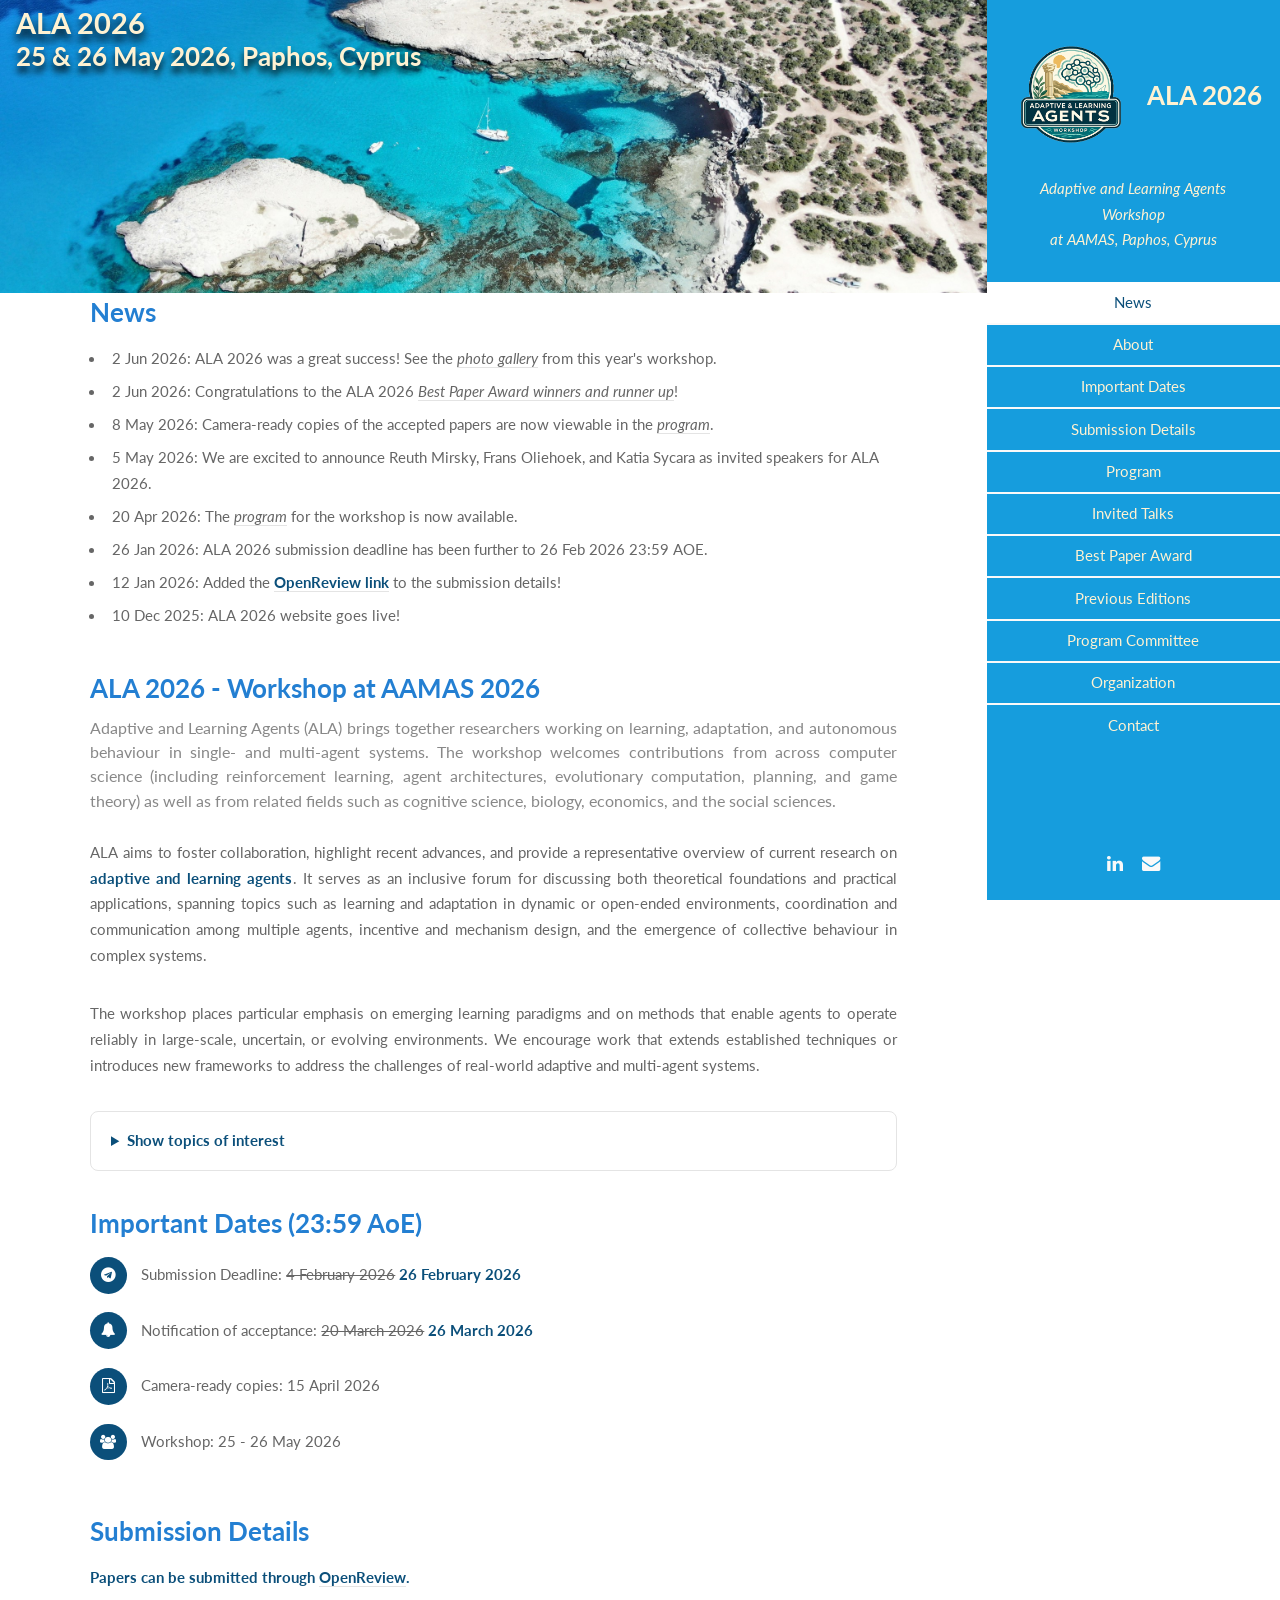
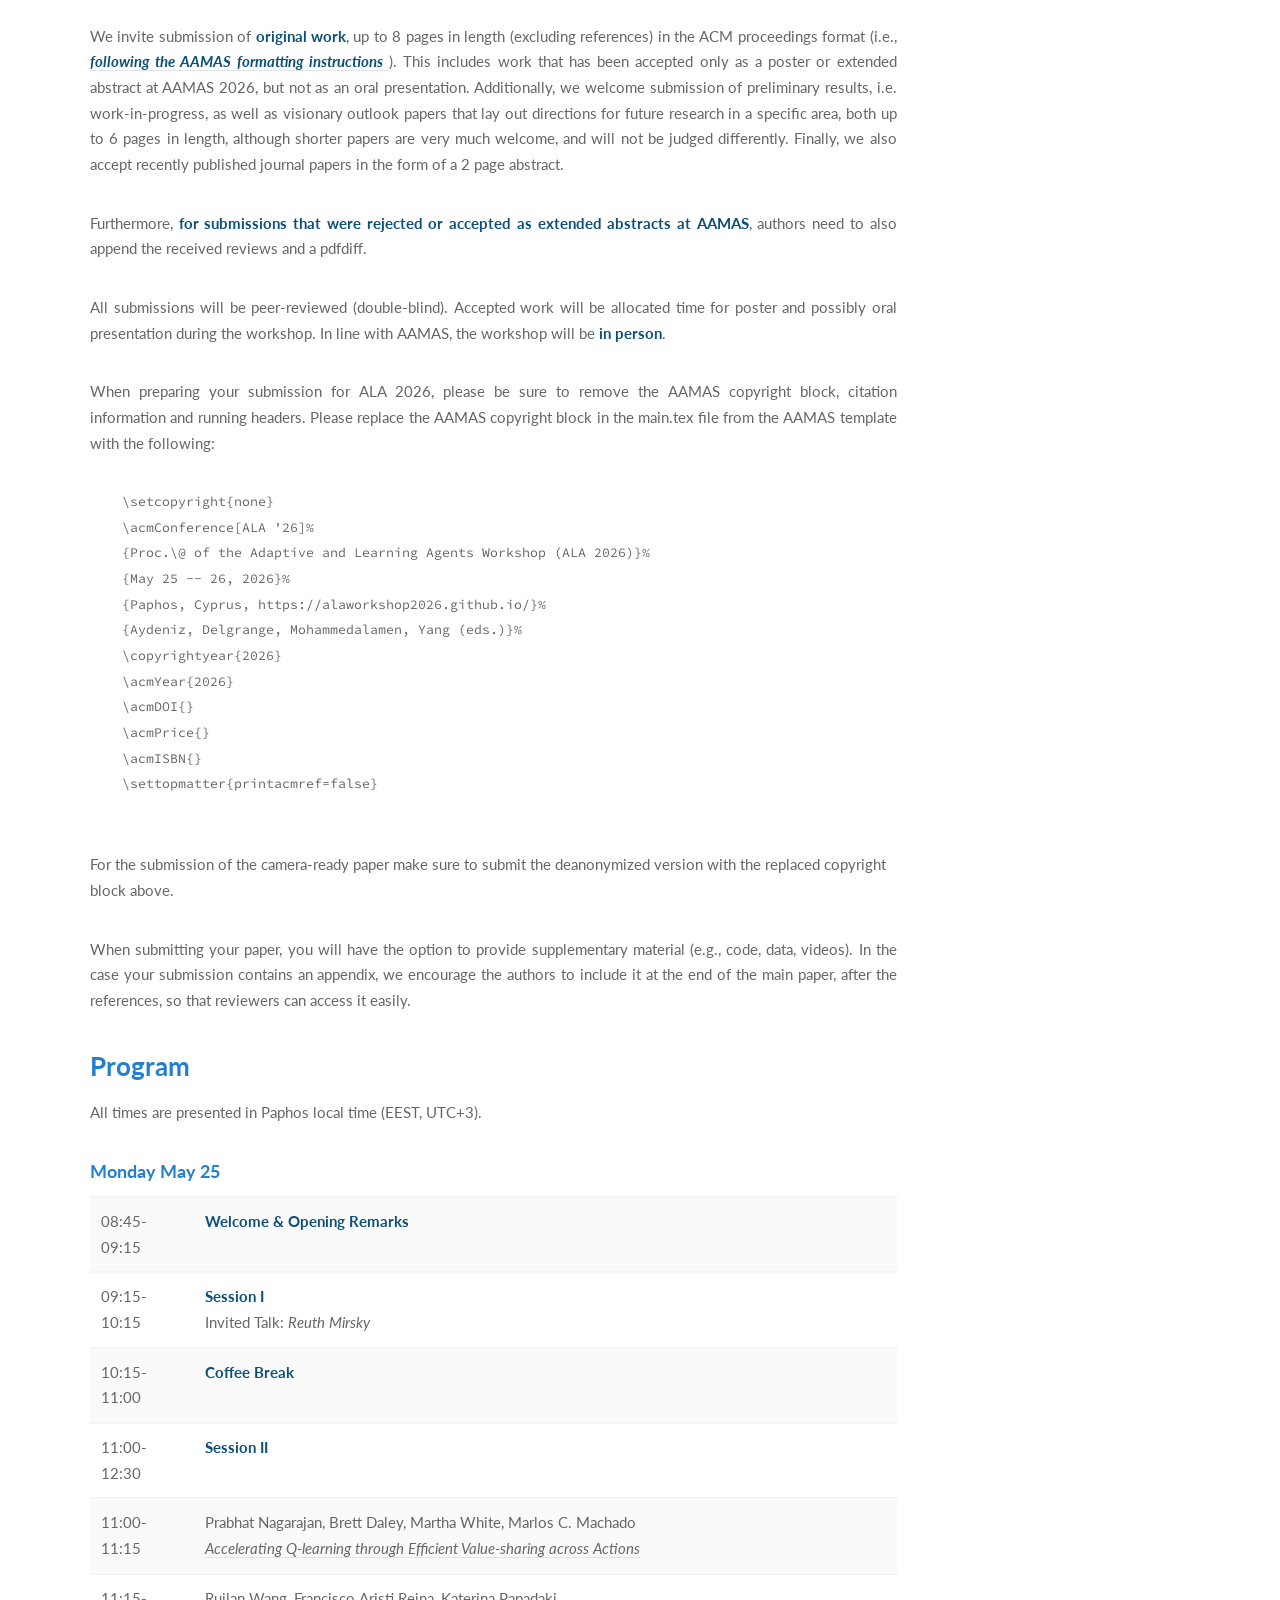
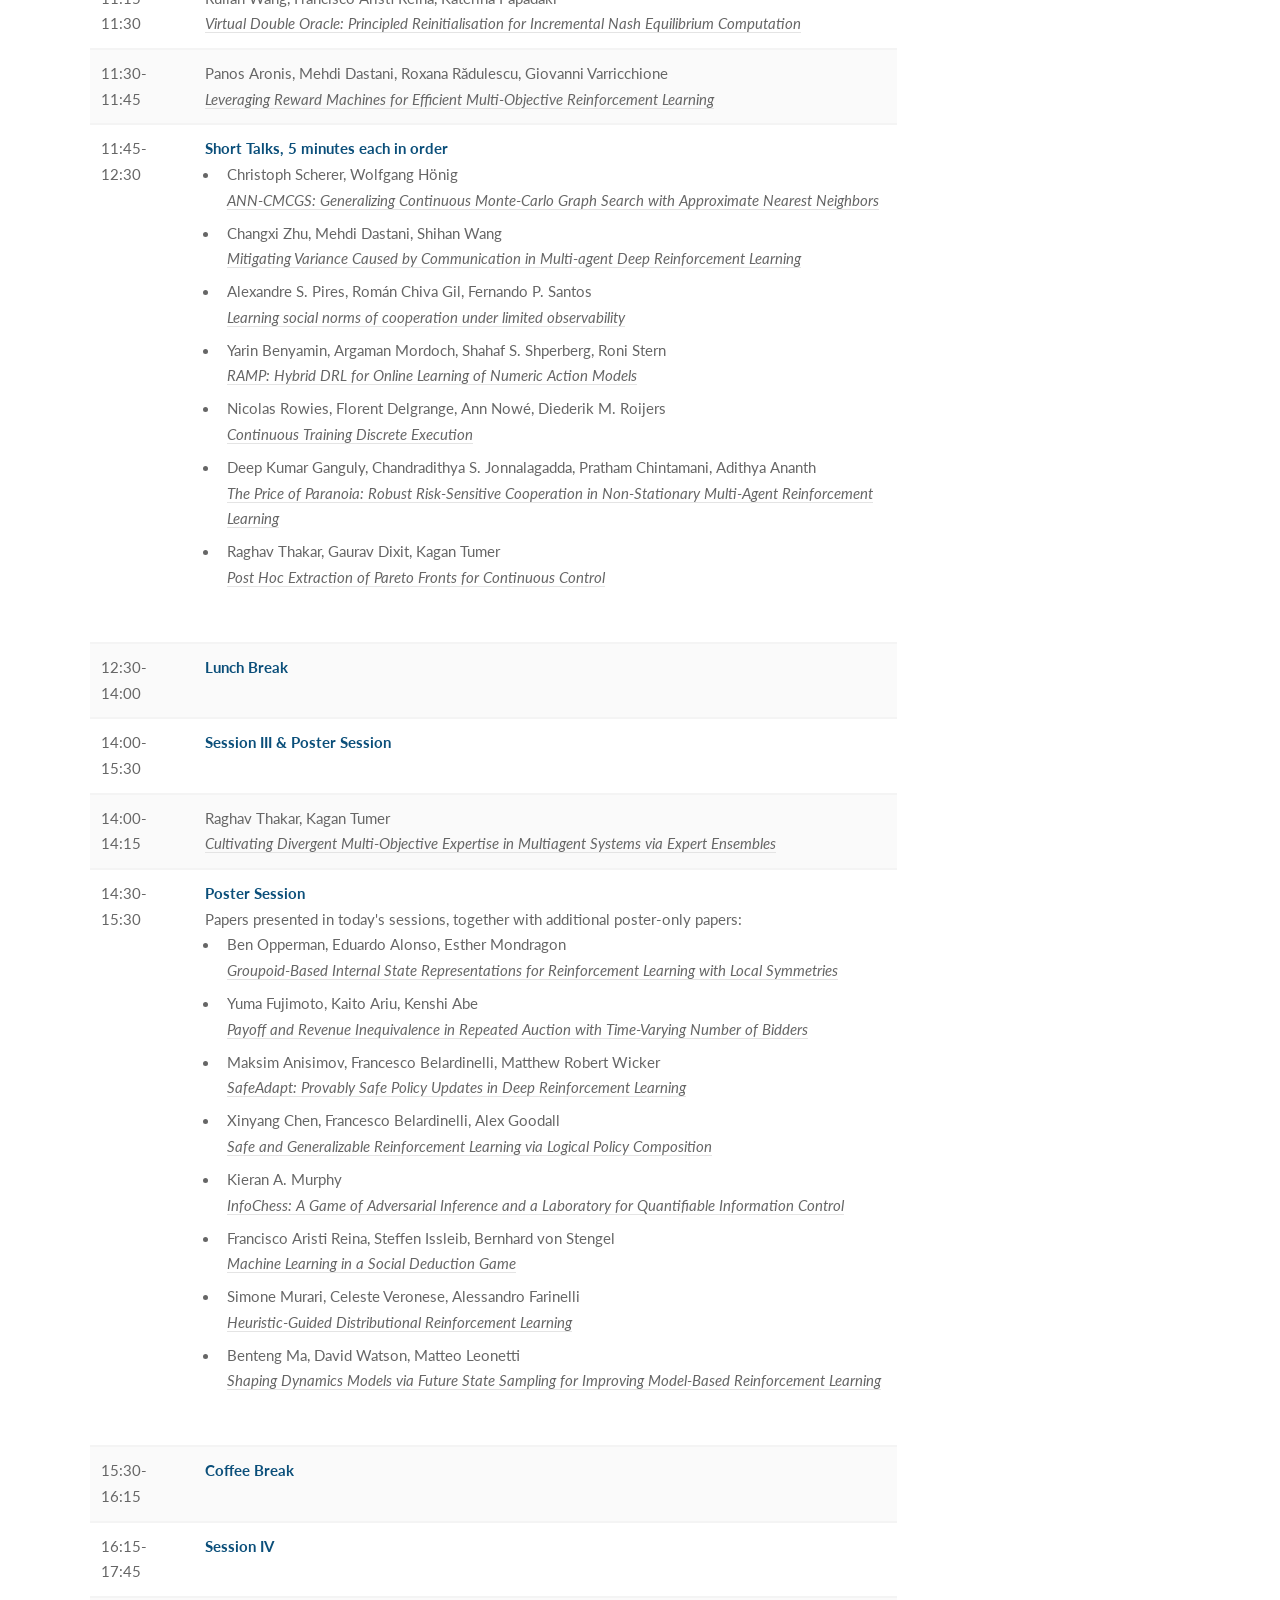
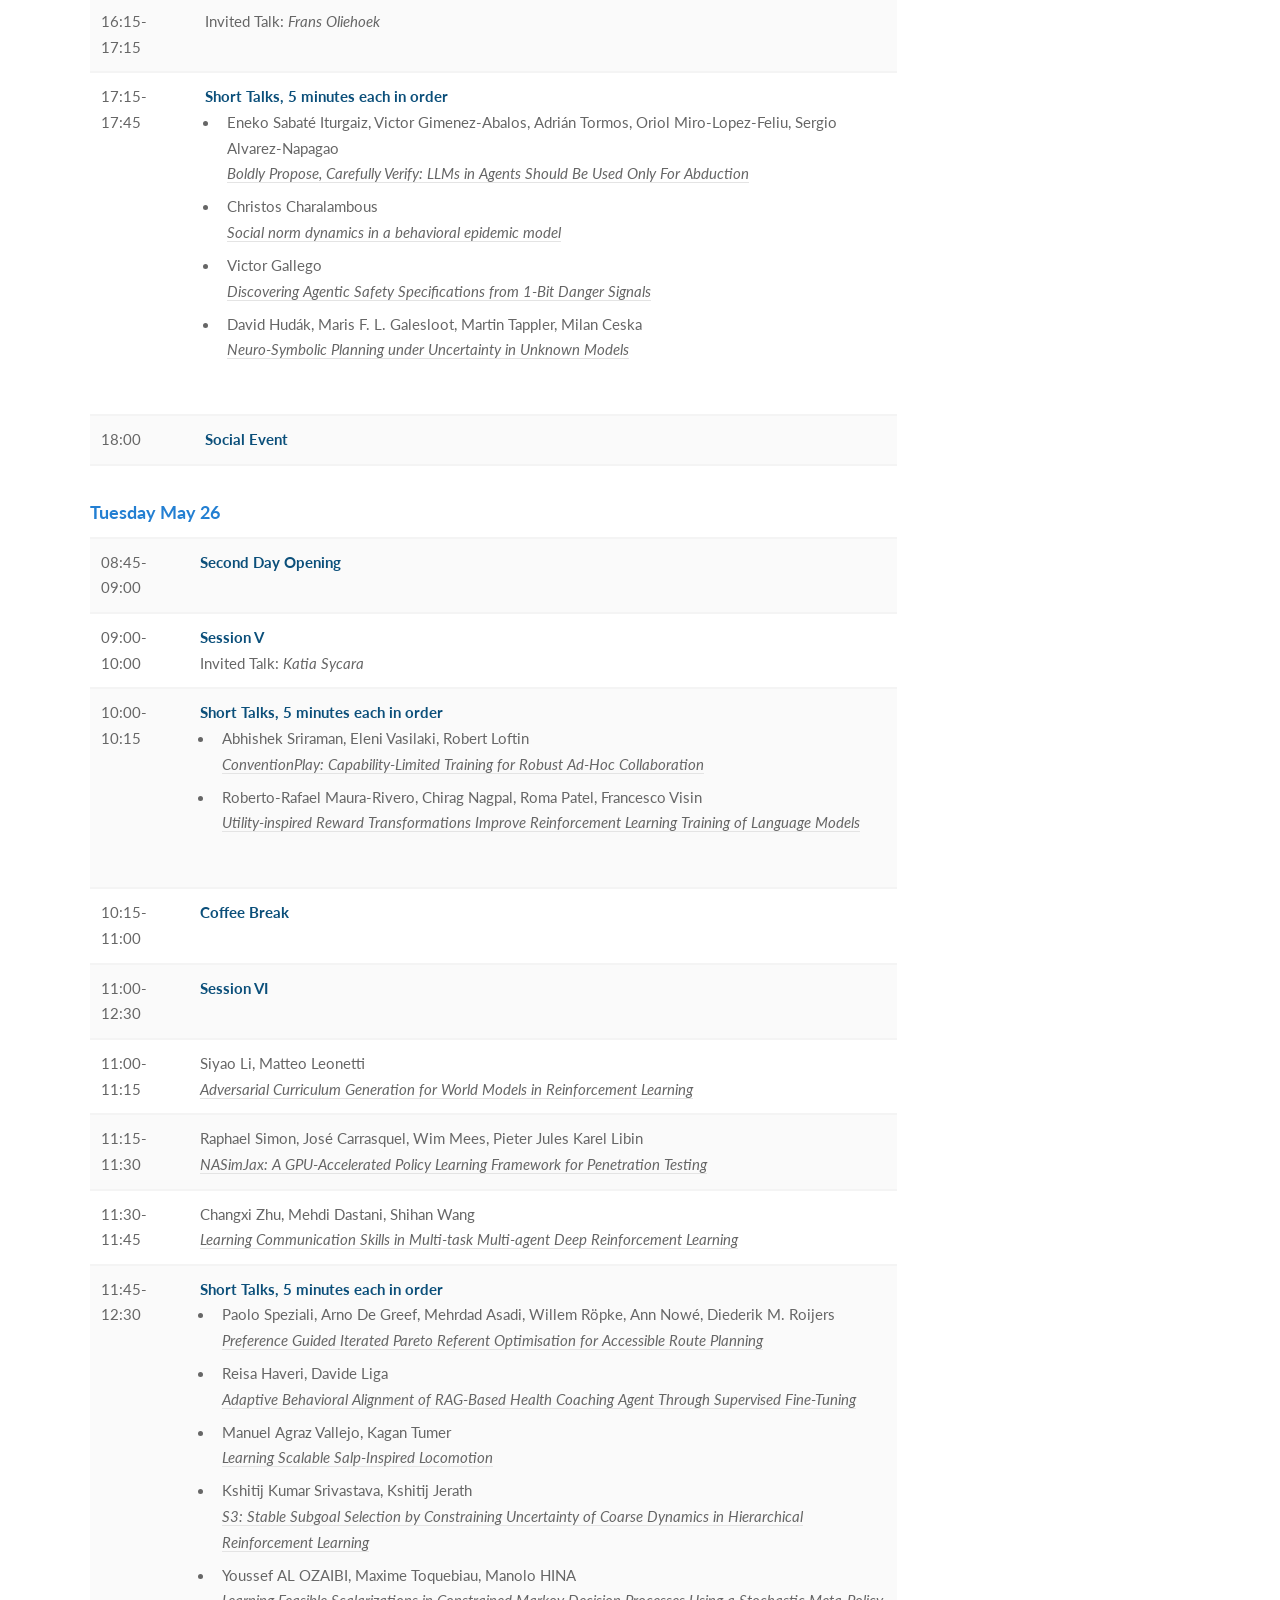
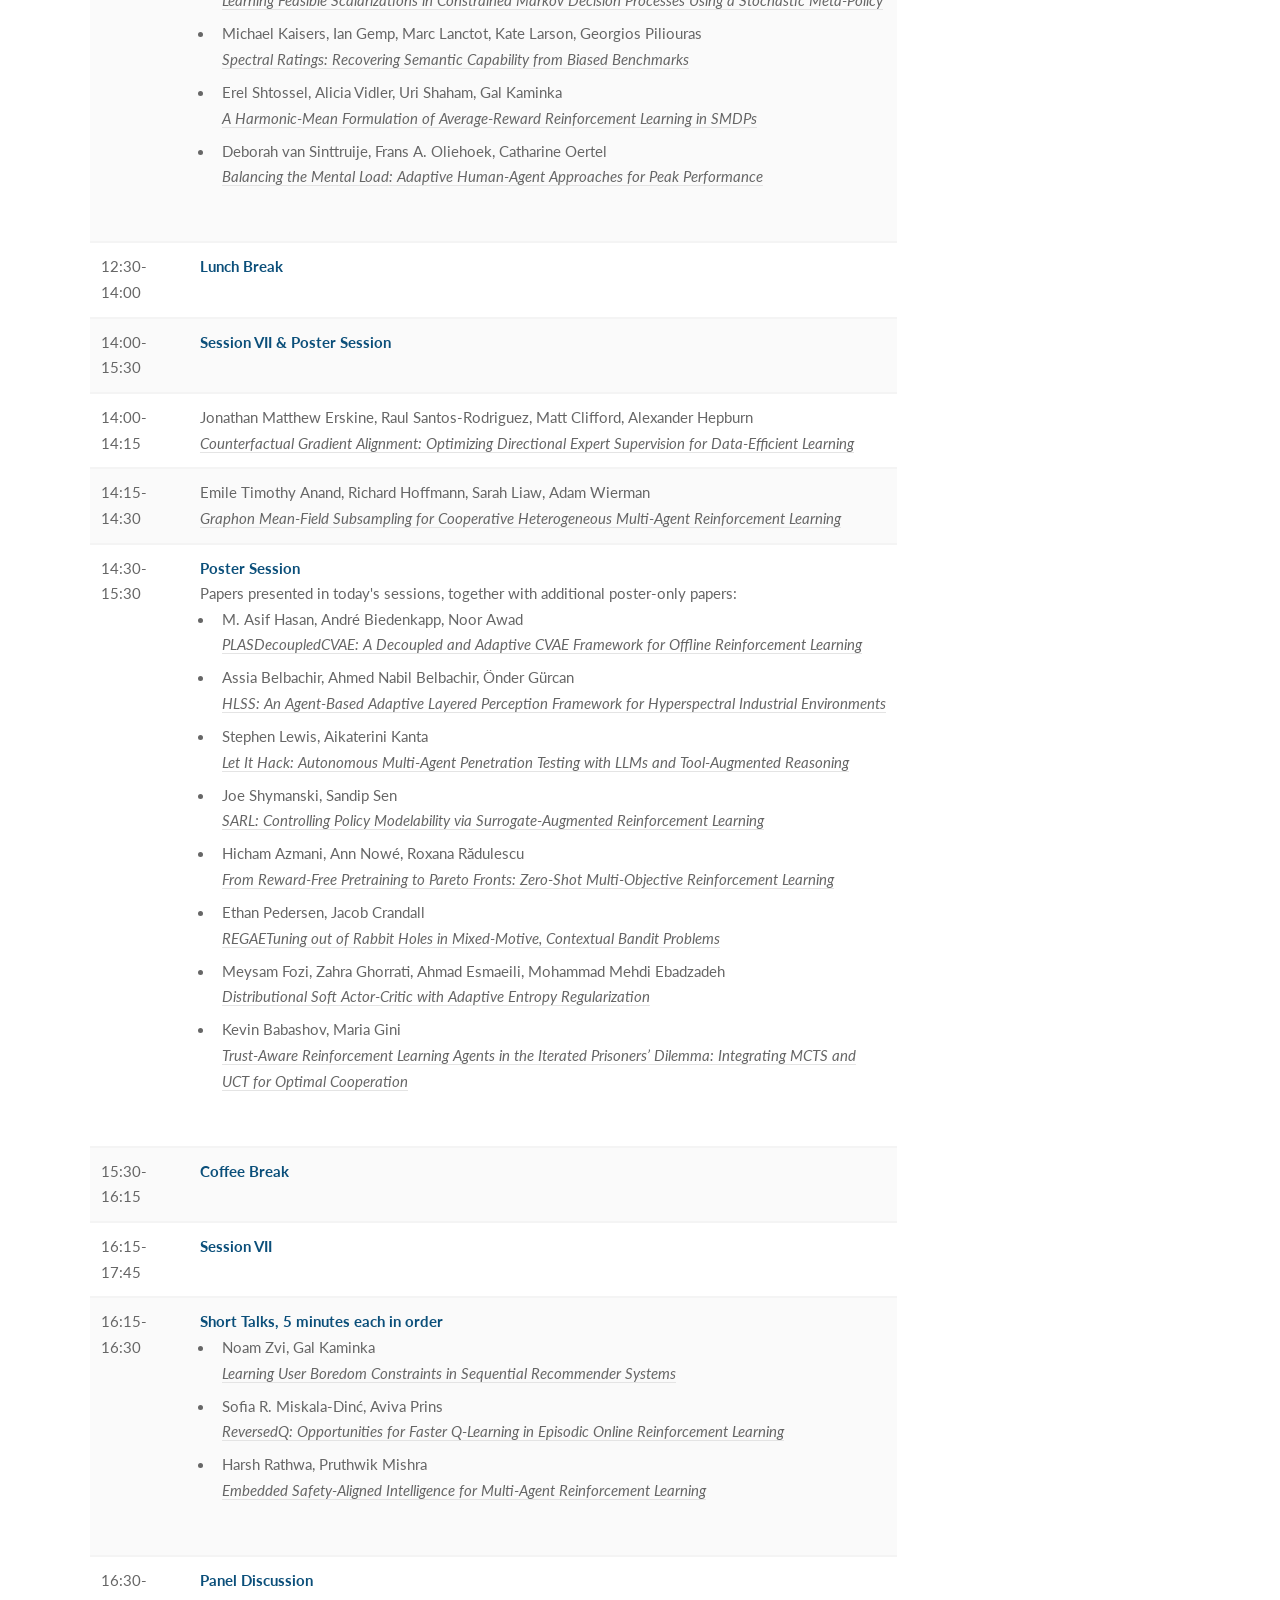
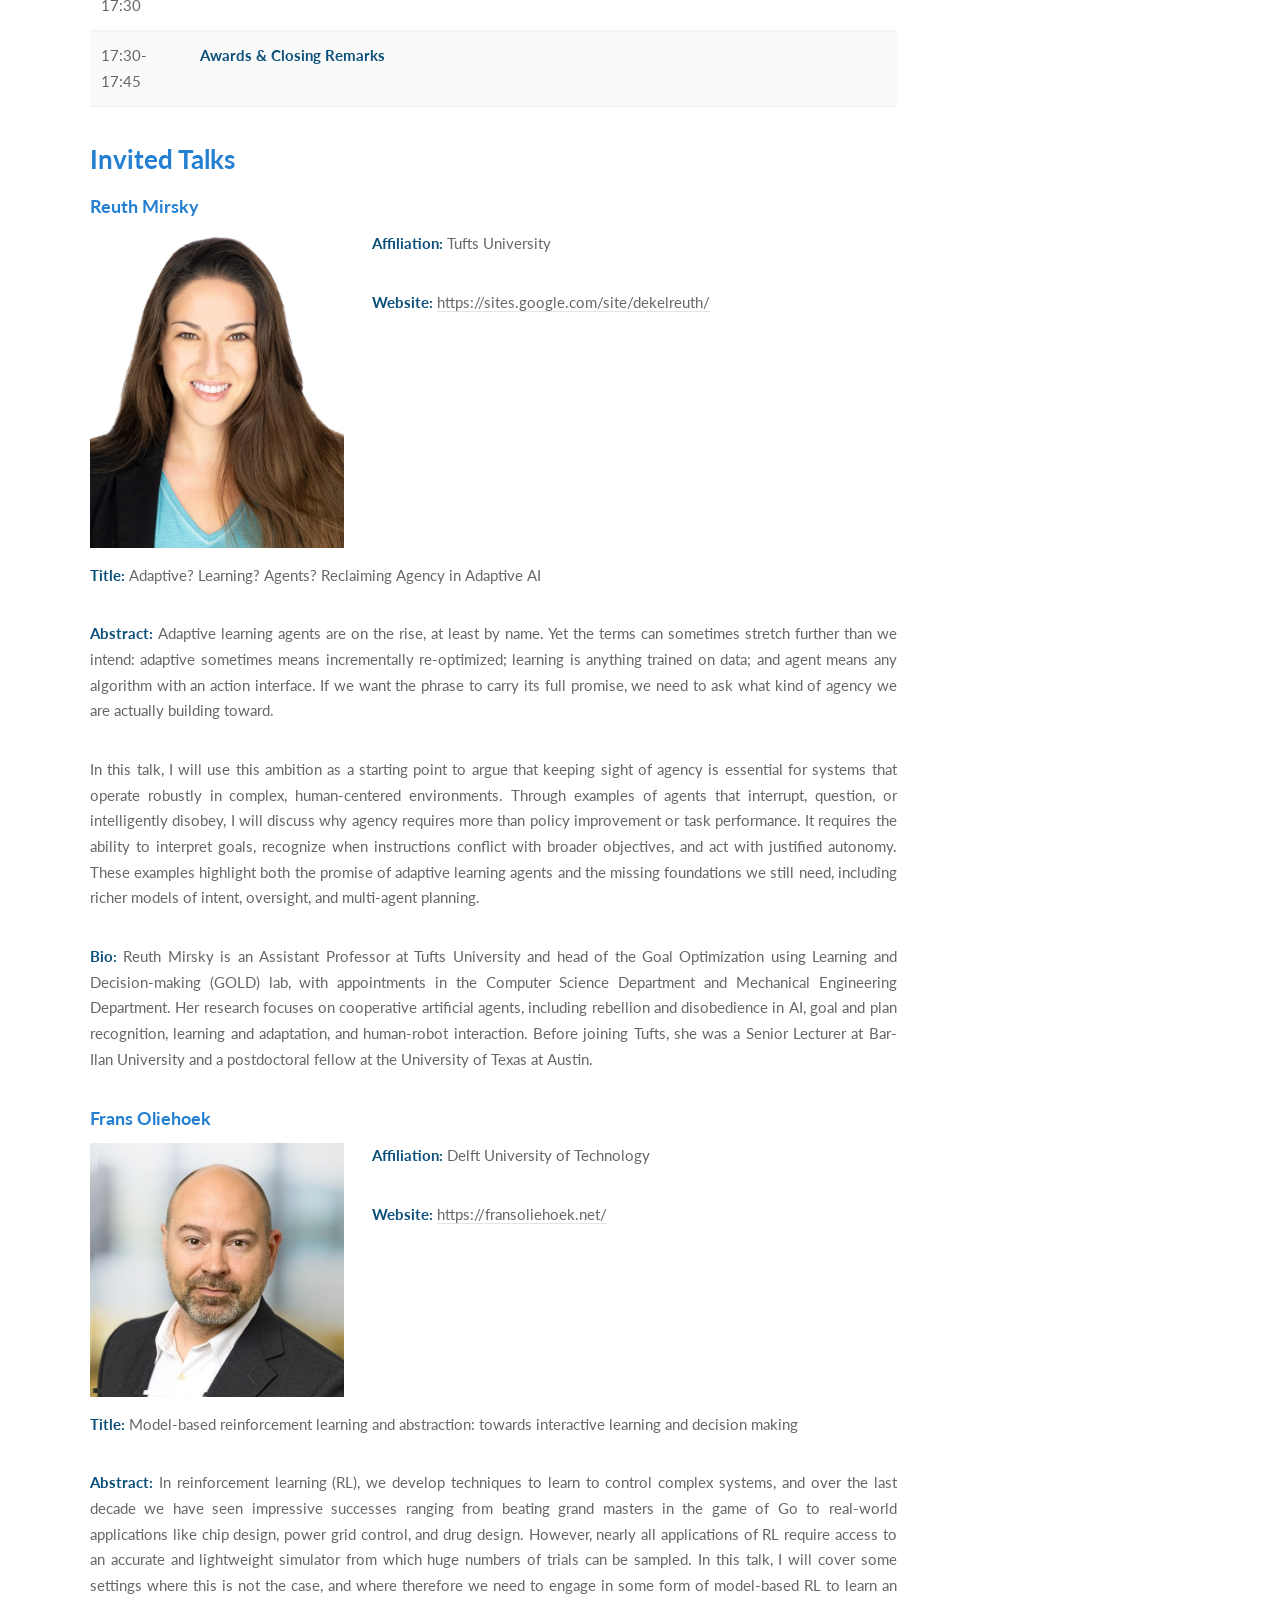
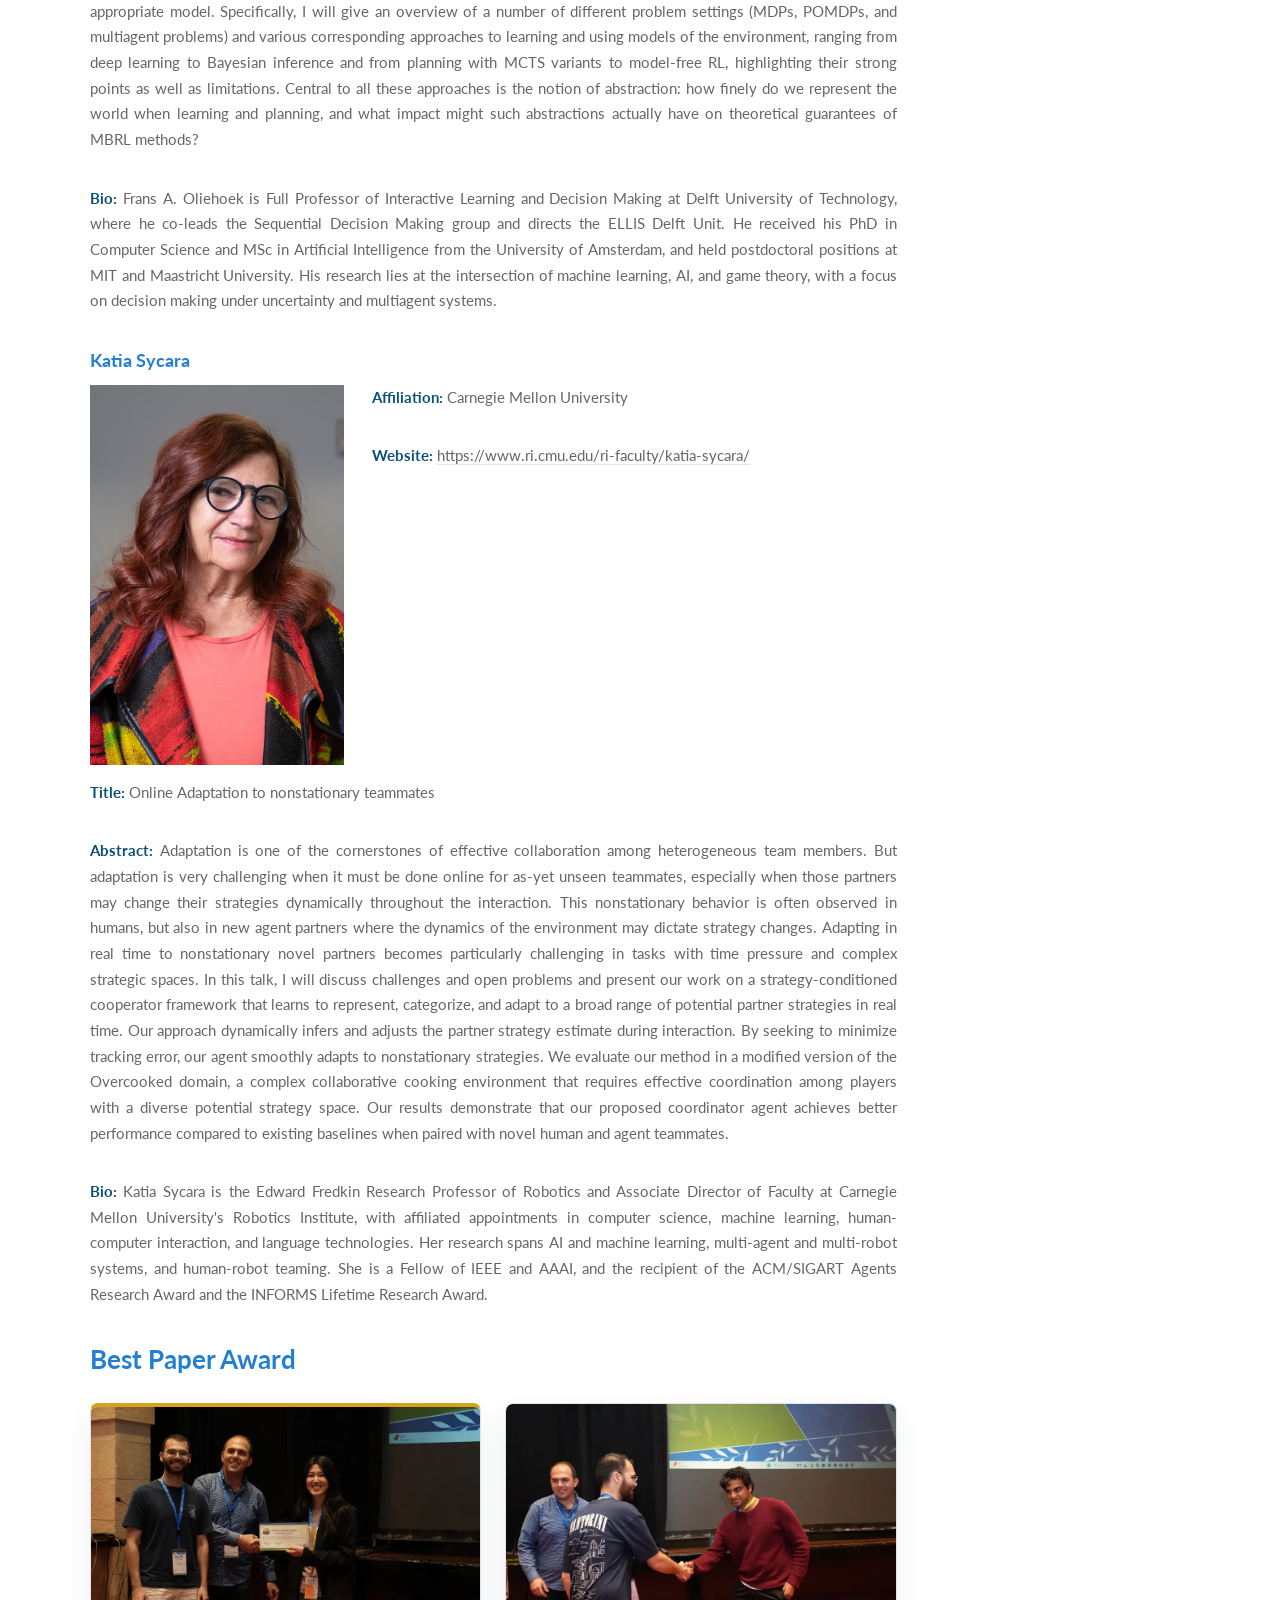
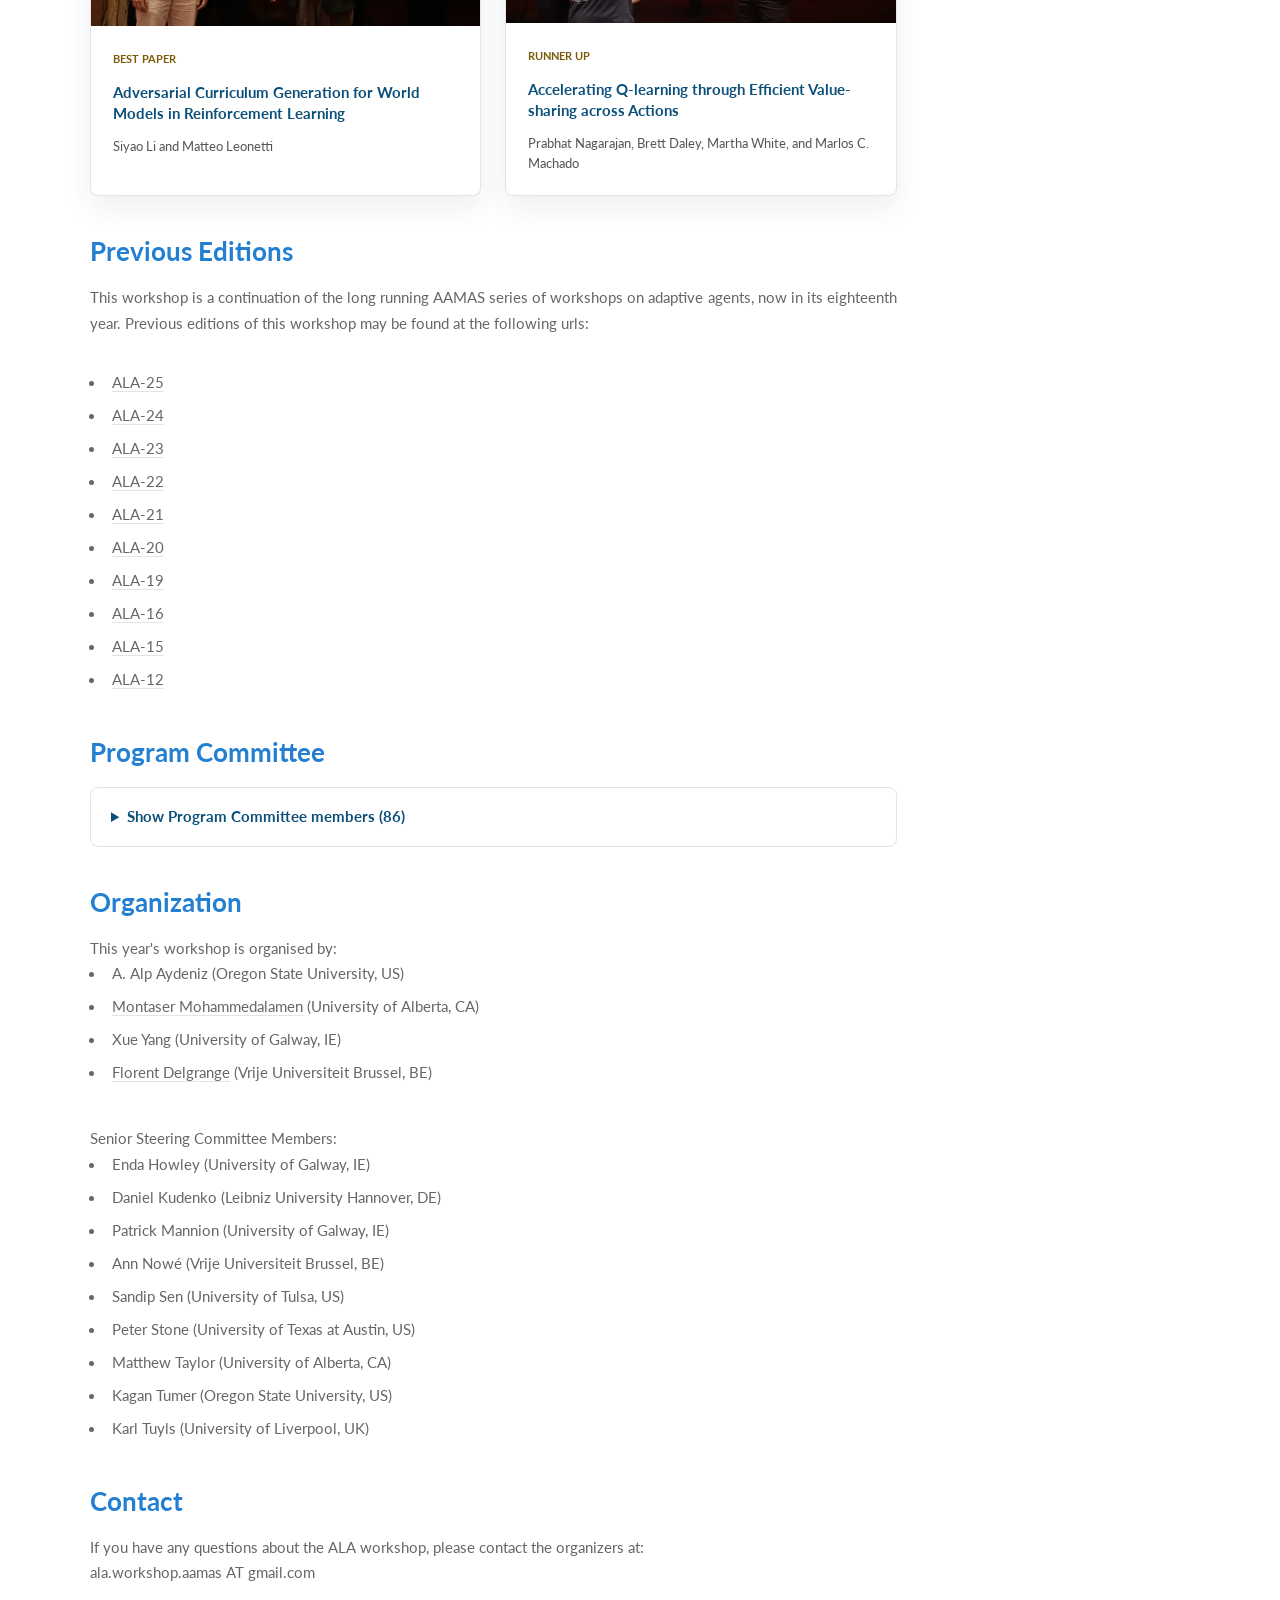
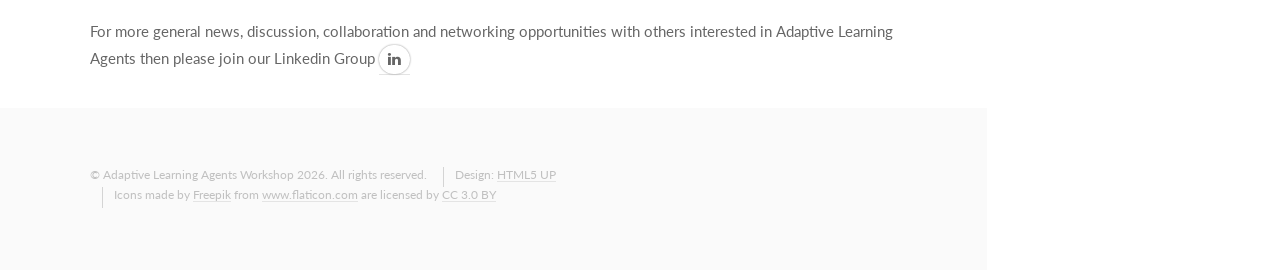
<file: index.html>
<!DOCTYPE HTML>
<!--
Read Only by HTML5 UP
html5up.net | @ajlkn
Free for personal and commercial use under the CCA 3.0 license (html5up.net/license)
-->

<html>
    <head>
        <title>ALA 2026</title>
        <meta charset="utf-8" />
        <meta name="viewport" content="width=device-width, initial-scale=1, user-scalable=no" />
        <meta name="google-site-verification" content="aK65vKjdK-pwXkpxs-JBibUAgOiIT_3Kq3S66UUr1N8" />
        <link rel="stylesheet" href="assets/css/main.css" />
        <link rel="icon" type="image/png" href="images/icons/robot.png"/>
        <!-- Global site tag (gtag.js) - Google Analytics -->
        <script async src="https://www.googletagmanager.com/gtag/js?id=G-3WQZBEV8XB"></script>
        <script>
          window.dataLayer = window.dataLayer || [];
          function gtag(){dataLayer.push(arguments);}
          gtag('js', new Date());

          gtag('config', 'G-3WQZBEV8XB');
        </script>
        
    </head>
    <body class="is-preload">
        
        <!-- Header -->
        <section id="header">
            <header>
                <div class="workshop-brand">
                    <a class="workshop-logo" href="#"><img src="images/ala-workshop-logo.png" width="180" height="180" alt="Adaptive and Learning Agents Workshop logo" /></a>
                    <h1 id="logo"><a href="#">ALA 2026</a></h1>
                </div>
                <p style="color:#FFF2D2">Adaptive and Learning Agents Workshop<br />
                at AAMAS, Paphos, Cyprus</p>
            </header>
            <nav id="nav">
                <ul>
                    <li><a href="#news" class="active">News</a></li>
                    <li><a href="#about">About</a></li>
                    <li><a href="#dates">Important Dates</a></li>
                    <li><a href="#submission">Submission Details</a></li>
                    <!--<li><a href="#journal">Journal Special Issue</a></li>-->
                    <li><a href="#program">Program</a></li>
                    <!-- <li><a href="#posters">Poster Sessions</a></li> -->
                    <!-- <li><a href="#accepted">Accepted Papers</a></li> -->
                    <li><a href="#talks">Invited Talks</a></li>
                    <li><a href="#awards">Best Paper Award</a></li>
                    <li><a href="#previouseditions">Previous Editions</a></li>
                    <li><a href="#pc">Program Committee</a></li>
                    <li><a href="#organization">Organization</a></li>
                    <!--<li><a href="#sponsor">Sponsorship</a></li>-->
                    <li><a href="#contact">Contact</a></li>
                    
                </ul>
            </nav>
            <footer>
                <ul class="icons">
                    <li><a href="https://www.linkedin.com/groups/4412140/" class="icon fa-linkedin"><span class="label">Linkedin</span></a></li>
                    <li><a href="mailto:ala.workshop.aamas@gmail.com" class="icon fa-envelope"><span class="label">Email</span></a></li>
                </ul>
            </footer>
        </section>
        
        <!-- Wrapper -->
        <div id="wrapper">
            
            <!-- Main -->
            <!-- News -->
            <section id="news">
                <div id="main">
                    <div class="image main" data-position="center">
                        <img src="images/paphos.jpg" alt=""/>
                        <h2 id="banner-header" style="color:#FFF2D2">ALA 2026</h2>
                        <h3 id="banner-description" style="color:#FFF2D2">25 &amp; 26 May 2026, Paphos, Cyprus</h3>
                    </div>
                    <div class="container">
                        <h3>News</h3>
                        <ul>
                        <li>2 Jun 2026: ALA 2026 was a great success! See the <a href="https://www.flickr.com/photos/easyconf/55294575058/in/album-72177720333850817/" target="_blank"><em>photo gallery</em></a> from this year's workshop.</li>
                        <li>2 Jun 2026: Congratulations to the ALA 2026 <a href="#awards"><em>Best Paper Award winners and runner up</em></a>!</li>
                        <li>8 May 2026: Camera-ready copies of the accepted papers are now viewable in the <a href="#program"><em>program</em></a>.</li>
                        <li>5 May 2026: We are excited to announce Reuth Mirsky, Frans Oliehoek, and Katia Sycara as invited speakers for ALA 2026.</li>

<!--
                        <li>21 May 2025: Best paper is announced in the <a href="#awards"><em>awards</em></a>.</li>
                        <li>5 May 2025: Camera-ready copies of all papers are viewable in the <a href="#program"><em>program</em></a>.</li>
                        <li>2 May 2025: Poster size should be maximum A0. For details see: <a href="#posters"><em>Poster Sessions</em></a></li>
                        <li>25 Apr 2025: The <a href="#program"><em>program</em></a> for the workshop is now available.</li>
                        <li>10 Apr 2025: The deadline for the camera-ready version of accepted papers has been extended to 1 May 2025.</li>
                        <li>28 Mar 2025: We are excited to announce Sandip Sen as a keynote speaker for ALA 2025.</li>
                        <li>12 Mar 2025: We are excited to announce Eugene Vinitsky as a keynote speaker for ALA 2025.</li>
                        <li>26 Feb 2025: We are excited to announce Roxana Rădulescu as a keynote speaker for ALA 2025.</li>
                        <li>24 Feb 2025: ALA 2025 submission deadline has been further to 1 March 2025 23:59 AOE.</li>
                        -->
                        <li>20 Apr 2026: The <a href="#program"><em>program</em></a> for the workshop is now available.</li>
                        <li>26 Jan 2026: ALA 2026 submission deadline has been further to 26 Feb 2026 23:59 AOE.</li>
                        <li>12 Jan 2026: Added the <a href="https://openreview.net/group?id=ifaamas.org/AAMAS/2026/Workshop/ALA" alt="" target="_blank"><strong>OpenReview link</strong></a> to the submission details!</li>
                        <li>10 Dec 2025: ALA 2026 website goes live!</li>
                        </ul>
                    </div>
                </section>
            <!-- One -->
            <section id="about">
                <div class="container">
                    <header class="major">
                        <h3>ALA 2026 - Workshop at <a href="https://cyprusconferences.org/aamas2026/" target="_blank">AAMAS 2026</a></h3>
                        <p align="justify">Adaptive and Learning Agents (ALA) brings together researchers working on learning, adaptation, and autonomous behaviour in single- and multi-agent systems. The workshop welcomes contributions from across computer science (including reinforcement learning, agent architectures, evolutionary computation, planning, and game theory) as well as from related fields such as cognitive science, biology, economics, and the social sciences.</p>
                    </header>
                    <!-- <p align="justify">The goal of this workshop is to increase awareness of and interest in adaptive agent research, encourage collaboration and give a representative overview of current research in the area of adaptive and learning agents and multi-agent systems. It aims at bringing together not only scientists from different areas of computer science (e.g. agent architectures, reinforcement learning, evolutionary algorithms) but also from different fields studying similar concepts (e.g. game theory, bio-inspired control, mechanism design).</p> -->
                    <!-- <p align="justify">The workshop will serve as an inclusive forum for the discussion of ongoing or completed work covering both theoretical and practical aspects of adaptive and learning agents and multi-agent systems.</p> -->
                    <p align="justify">ALA aims to foster collaboration, highlight recent advances, and provide a representative overview of current research on <strong> adaptive and learning agents</strong>. It serves as an inclusive forum for discussing both theoretical foundations and practical applications, spanning topics such as learning and adaptation in dynamic or open-ended environments, coordination and communication among multiple agents, incentive and mechanism design, and the emergence of collective behaviour in complex systems.</p>
                    <!-- <p align="justify">This workshop will focus on all aspects of adaptive and learning agents and multi-agent systems with a particular amphasis on how to modify established learning techniques and/or create new learning paradigms to address the many challenges presented by complex real-world problems. The topics of interest include but are not limited to:</p> -->
                    <p align="justify">The workshop places particular emphasis on emerging learning paradigms and on methods that enable agents to operate reliably in large-scale, uncertain, or evolving environments. We encourage work that extends established techniques or introduces new frameworks to address the challenges of real-world adaptive and multi-agent systems.</p>

                    <details class="topics-interest">
                        <summary>Show topics of interest</summary>
                    <ul class="topics-interest-list">
                        <!-- <li>Novel combinations of reinforcement and supervised learning approaches</li> -->
                        <li>Reinforcement learning (single- and multi-agent)</li>
                        <!-- <li>Integrated learning approaches using reasoning modules like negotiation, trust, coordination, etc..</li> -->
                        <!-- <li>Supervised and semi-supervised multi-agent learning</li> -->
                        <li>Representation learning for single- and multi-agent systems</li>
                        <li>Adaptation in dynamic environments</li>
                        <li>Foundation models for adaptive (multi-)agent systems</li>
                        <!-- <li>Deep learning approaches for adaptive single- and multi-agent systems</li> -->
                        <li>Multi-objective optimisation in single- and multi-agent systems</li>
                        <!-- <li>Planning (single- and multi-agent)</li>
                        <li>Reasoning (single- and multi-agent)</li> -->
                        <li>Model-based RL and planning with learned world models (single- and multi-agent)</li>
                        <li>Batch and offline (multi-agent) reinforcement learning</li>
                        <li>Integrating learning with symbolic or game-theoretic reasoning</li>
                        <li>Game theoretical analysis of adaptive multi-agent systems</li>
                        <li>Neurosymbolic and logical reasoning for (multi-agent) decision-making</li>
                        <li>Safety, robustness, and trustworthy (multi-agent) reinforcement learning</li>
                        <!-- <li>Distributed learning</li> -->
                        <li>Decentralized, federated, and communication-aware multi-agent learning</li>
                        <!-- <li>Evolution of agents in complex environments</li> -->
                        <li>Evolutionary and open-ended learning in multi-agent populations</li>
                        <li>Co-evolution of agents in a multi-agent setting</li>
                        <li>Cooperative exploration and learning to cooperate and collaborate</li>
                        <!-- <li>Learning trust and reputation</li> -->
                        <li>Learning and modelling trust, reputation, and social norms in human–AI and multi-agent systems</li>
                        <!-- <li>Communication restrictions and their impact on multi-agent coordination</li> -->
                        <!-- <li>Design of reward structure and fitness measures for coordination</li> -->
                        <!-- <li>Emergent communication, information constraints, and their impact on multi-agent coordination</li> -->
                        <!-- <li>Scaling learning techniques to large systems of learning and adaptive agents</li> -->
                        <li>Emergent behaviour in adaptive multi-agent systems</li>
                        <!-- outdated topic
                        <li>Neuro-control in multi-agent systems</li>
                        -->
                        <li>Multi-agent reinforcement learning and control for cyber-physical systems and robotics</li>
                        <!--
                        <li>Bio-inspired multi-agent systems</li>
                        -->
                        <li>Self-organizing, swarm, and bio-inspired adaptive multi-agent systems</li>
                        <li>Human-in-the-loop learning systems</li>
                        <li>Applications of adaptive and learning agents and multi-agent systems to real world complex systems</li>
                    </ul>
                    </details>
                    
                    <!--<p align="justify">Extended and revised versions of papers presented at the workshop will be eligible for inclusion in a journal special issue (see below).</p>-->
                    <p class="entry-footer"></p>
                </div>
            </section>
            
            <!-- Two -->
            <section id="dates">
                <div class="container">
                    <h3>Important Dates (23:59 AoE)</h3>
                    
                    <ul class="feature-icons">
                        
                        <li class="fa-telegram">Submission Deadline:
                            <span style="text-decoration: line-through;">4 February 2026</span>
                            <strong>26 February 2026</strong>
                        <li class="fa-bell">Notification of acceptance: <span style="text-decoration: line-through;">20 March 2026</span> <strong>26 March 2026</strong>
                            <li class="fa-file-pdf-o">Camera-ready copies: 15 April 2026
                        </li>
                        <li class="fa-users">Workshop: 25 - 26 May 2026</li>
                    
                    </ul>
                </div>
            </section>
            
            <!-- Three -->
                <section id="submission">
                    <div class="container">
                        <h3>Submission Details</h3>
                        <p align="justify"><strong>Papers can be submitted through
                            <!-- update the URL here-->
                            <a href="https://openreview.net/group?id=ifaamas.org/AAMAS/2026/Workshop/ALA" alt="submission website" target="_blank">OpenReview</a>.
                            </strong>
                        </p>
                        <p align="justify">We invite submission of <strong>original work</strong>, up to 8 pages in length (excluding references) in the ACM proceedings format (i.e., 
                            <a href="https://cyprusconferences.org/aamas2026/submission-instructions/" target="_blank" rel="noopener noreferrer">
                                <strong><em>following the AAMAS formatting instructions</em></strong>
                            </a>
                        ).
                        <!-- This includes work that has not been accepted as oral contribution (e.g., poster/extended abstract) at AAMAS 2026. Papers are limited to 8 pages plus references. -->
                        This includes work that has been accepted only as a poster or extended abstract at AAMAS 2026, but not as an oral presentation.
                        Additionally, we welcome submission of preliminary results, i.e. work-in-progress, as well as visionary outlook papers that lay out directions for future research in a specific area, both up to 6 pages in length, although shorter papers are very much welcome, and will not be judged differently. Finally, we also accept recently published journal papers in the form of a 2 page abstract.</p>
                        <p align="justify">Furthermore, <strong> for submissions that were rejected or accepted as extended abstracts at AAMAS</strong>, authors need to also append the received reviews and a pdfdiff.</p>
                        <p align="justify">All submissions will be peer-reviewed (double-blind). Accepted work will be allocated time for poster and possibly oral presentation during the workshop. In line with AAMAS, the workshop will be <strong>in person</strong>.   
                    </p>
                        </p>
                        <!--Extended versions of original papers presented at the workshop will also be eligible for inclusion in a post-proceedings journal special issue. -->
                        
                        <p align="justify">When preparing your submission for ALA 2026, please be sure to remove the AAMAS copyright block, citation information and running headers. Please replace the AAMAS copyright block in the main.tex file from the AAMAS template with the following:
                            <pre>
    \setcopyright{none}
    \acmConference[ALA '26]%
    {Proc.\@ of the Adaptive and Learning Agents Workshop (ALA 2026)}%
    {May 25 -- 26, 2026}%
    {Paphos, Cyprus, https://alaworkshop2026.github.io/}%
    {Aydeniz, Delgrange, Mohammedalamen, Yang (eds.)}%
    \copyrightyear{2026}
    \acmYear{2026}
    \acmDOI{}
    \acmPrice{}
    \acmISBN{}
    \settopmatter{printacmref=false}
                            </pre>
                        For the submission of the camera-ready paper make sure to submit the deanonymized version with the replaced copyright block above.
                        </p>
                        <p align="justify">
                        When submitting your paper, you will have the option to provide supplementary material (e.g., code, data, videos).
                        In the case your submission contains an appendix, we encourage the authors to include it at the end of the main paper, after the references, so that reviewers can access it easily.
                        </p>
                </div>
            </section>

            
            <!-- Four -->
            <!--
            <section id="journal">
                <div class="container">
                    <h3>Journal Special Issue</h3>
                    
                    <p align="justify">We are delighted to announce that extended versions of all original contributions at ALA 2025 will be eligible for inclusion in a special issue of the Springer journal <a href="https://www.springer.com/computer/ai/journal/521" alt="https://www.springer.com/computer/ai/journal/521" target="_blank">Neural Computing and Applications</a> (Impact Factor 6.0). The deadline for submitting extended papers will be 15 November 2025.</p>
                    <a href="https://www.springer.com/computer/ai/journal/521" target='_blank'><img src='images/nca.jpg' height='200px' alt='NCA' /></a>
                    
                    <p align="justify">For further information please contact the workshop organizers and Connor Yates.</p>
                    <p class="entry-footer"></p>
                    
                </div>
            </section>
            -->
            
            <!-- Five -->
            <section id="program">
                <div class="container">
                    <h3>Program</h3>
                    <p>All times are presented in Paphos local time (EEST, UTC+3).</p>
                    <h4>Monday May 25</h4>
                    <table width="100%" >
                    <tr>
                        <td>08:45-09:15</td>
                        <td><b>Welcome &amp; Opening Remarks</b>
                    </tr>
                    <tr>
                        <td>09:15-10:15</td>
                        <td><b>Session I</b><br/>Invited Talk: <em>Reuth Mirsky</em></td>
                    </tr>
                    <tr>
                        <td>10:15-11:00</td>
                        <td><b>Coffee Break</b><br/></td>
                    </tr>
                    <tr>
                        <td>11:00-12:30</td>
                        <td><b>Session II</b></td>
                    </tr>
                    <tr>
                        <td>11:00-11:15</td>
                        <td>Prabhat Nagarajan, Brett Daley, Martha White, Marlos C. Machado<br/><a href="papers/ALA2026_paper_34.pdf" target="_blank"><em>Accelerating Q-learning through Efficient Value-sharing across Actions</em></a></td>
                    </tr>
                    <tr>
                        <td>11:15-11:30</td>
                        <td>Ruilan Wang, Francisco Aristi Reina, Katerina Papadaki<br/><a href="papers/ALA2026_paper_27.pdf" target="_blank"><em>Virtual Double Oracle: Principled Reinitialisation for Incremental Nash Equilibrium Computation</em></a></td>
                    </tr>
                    <tr>
                        <td>11:30-11:45</td>
                        <td>Panos Aronis, Mehdi Dastani, Roxana Rădulescu, Giovanni Varricchione<br/><a href="papers/ALA2026_paper_16.pdf" target="_blank"><em>Leveraging Reward Machines for Efficient Multi-Objective Reinforcement Learning</em></a></td>
                    </tr>
                    <tr>
                        <td>11:45-12:30</td>
                        <td><b>Short Talks, 5 minutes each in order</b>
                            <ul>
                                <li>Christoph Scherer, Wolfgang Hönig<br/><a href="papers/ALA2026_paper_66.pdf" target="_blank"><em>ANN-CMCGS: Generalizing Continuous Monte-Carlo Graph Search with Approximate Nearest Neighbors</em></a></li>
                                <li>Changxi Zhu, Mehdi Dastani, Shihan Wang<br/><a href="papers/ALA2026_paper_19.pdf" target="_blank"><em>Mitigating Variance Caused by Communication in Multi-agent Deep Reinforcement Learning</em></a></li>
                                <li>Alexandre S. Pires, Román Chiva Gil, Fernando P. Santos<br/><a href="papers/ALA2026_paper_25.pdf" target="_blank"><em>Learning social norms of cooperation under limited observability</em></a></li>
                                <li>Yarin Benyamin, Argaman Mordoch, Shahaf S. Shperberg, Roni Stern<br/><a href="papers/ALA2026_paper_33.pdf" target="_blank"><em>RAMP: Hybrid DRL for Online Learning of Numeric Action Models</em></a></li>
                                <li>Nicolas Rowies, Florent Delgrange, Ann Nowé, Diederik M. Roijers<br/><a href="papers/ALA2026_paper_64.pdf" target="_blank"><em>Continuous Training Discrete Execution</em></a></li>
                                <li>Deep Kumar Ganguly, Chandradithya S. Jonnalagadda, Pratham Chintamani, Adithya Ananth<br/><a href="papers/ALA2026_paper_15.pdf" target="_blank"><em>The Price of Paranoia: Robust Risk-Sensitive Cooperation in Non-Stationary Multi-Agent Reinforcement Learning</em></a></li>
                                <li>Raghav Thakar, Gaurav Dixit, Kagan Tumer<br/><a href="papers/ALA2026_paper_62.pdf" target="_blank"><em>Post Hoc Extraction of Pareto Fronts for Continuous Control</em></a></li>
                            </ul>
                        </td>
                    </tr>
                    <tr>
                        <td>12:30-14:00</td>
                        <td><b>Lunch Break</b><br/></td>
                    </tr>
                    <tr>
                        <td>14:00-15:30</td>
                        <td><b>Session III &amp; Poster Session</b></td>
                    </tr>
                    <tr>
                        <td>14:00-14:15</td>
                        <td>Raghav Thakar, Kagan Tumer<br/><a href="papers/ALA2026_paper_61.pdf" target="_blank"><em>Cultivating Divergent Multi-Objective Expertise in Multiagent Systems via Expert Ensembles</em></a></td>
                    </tr>
                    <tr>
                        <td>14:30-15:30</td>
                        <td><b>Poster Session</b><br/>Papers presented in today's sessions, together with additional poster-only papers:
                            <ul>
                                <li>Ben Opperman, Eduardo Alonso, Esther Mondragon<br/><a href="papers/ALA2026_paper_7.pdf" target="_blank"><em>Groupoid-Based Internal State Representations for Reinforcement Learning with Local Symmetries</em></a></li>
                                <li>Yuma Fujimoto, Kaito Ariu, Kenshi Abe<br/><a href="papers/ALA2026_paper_13.pdf" target="_blank"><em>Payoff and Revenue Inequivalence in Repeated Auction with Time-Varying Number of Bidders</em></a></li>
                                <li>Maksim Anisimov, Francesco Belardinelli, Matthew Robert Wicker<br/><a href="papers/ALA2026_paper_22.pdf" target="_blank"><em>SafeAdapt: Provably Safe Policy Updates in Deep Reinforcement Learning</em></a></li>
                                <li>Xinyang Chen, Francesco Belardinelli, Alex Goodall<br/><a href="papers/ALA2026_paper_49.pdf" target="_blank"><em>Safe and Generalizable Reinforcement Learning via Logical Policy Composition</em></a></li>
                                <li>Kieran A. Murphy<br/><a href="papers/ALA2026_paper_20.pdf" target="_blank"><em>InfoChess: A Game of Adversarial Inference and a Laboratory for Quantifiable Information Control</em></a></li>
                                <li>Francisco Aristi Reina, Steffen Issleib, Bernhard von Stengel<br/><a href="papers/ALA2026_paper_44.pdf" target="_blank"><em>Machine Learning in a Social Deduction Game</em></a></li>
                                <li>Simone Murari, Celeste Veronese, Alessandro Farinelli<br/><a href="papers/ALA2026_paper_2.pdf" target="_blank"><em>Heuristic-Guided Distributional Reinforcement Learning</em></a></li>
                                <li>Benteng Ma, David Watson, Matteo Leonetti<br/><a href="papers/ALA2026_paper_55.pdf" target="_blank"><em>Shaping Dynamics Models via Future State Sampling for Improving Model-Based Reinforcement Learning</em></a></li>
                            </ul>
                        </td>
                    </tr>
                    <tr>
                        <td>15:30-16:15</td>
                        <td><b>Coffee Break</b><br/></td>
                    </tr>
                    <tr>
                        <td>16:15-17:45</td>
                        <td><b>Session IV</b></td>
                    </tr>
                    <tr>
                        <td>16:15-17:15</td>
                        <td>Invited Talk: <em>Frans Oliehoek</em></td>
                    </tr>
                    <tr>
                        <td>17:15-17:45</td>
                        <td><b>Short Talks, 5 minutes each in order</b>
                            <ul>
                                <li>Eneko Sabaté Iturgaiz, Victor Gimenez-Abalos, Adrián Tormos, Oriol Miro-Lopez-Feliu, Sergio Alvarez-Napagao<br/><a href="papers/ALA2026_paper_52.pdf" target="_blank"><em>Boldly Propose, Carefully Verify: LLMs in Agents Should Be Used Only For Abduction</em></a></li>
                                <li>Christos Charalambous<br/><a href="papers/ALA2026_paper_12.pdf" target="_blank"><em>Social norm dynamics in a behavioral epidemic model</em></a></li>
                                <li>Victor Gallego<br/><a href="papers/ALA2026_paper_43.pdf" target="_blank"><em>Discovering Agentic Safety Specifications from 1-Bit Danger Signals</em></a></li>
                                <li>David Hudák, Maris F. L. Galesloot, Martin Tappler, Milan Ceska<br/><a href="papers/ALA2026_paper_68.pdf" target="_blank"><em>Neuro-Symbolic Planning under Uncertainty in Unknown Models</em></a></li>
                            </ul>
                        </td>
                    </tr>
                    <tr>
                        <td>18:00</td>
                        <td><b>Social Event</b></td>
                    </tr>
                    </table>
                    <h4>Tuesday May 26</h4>
                    <table width="100%" >
                    <tr>
                        <td>08:45-09:00</td>
                        <td><b>Second Day Opening</b></td>
                    </tr>
                    <tr>
                        <td>09:00-10:00</td>
                        <td><b>Session V</b><br/>Invited Talk: <em>Katia Sycara</em></td>
                    </tr>
                    <tr>
                        <td>10:00-10:15</td>
                        <td><b>Short Talks, 5 minutes each in order</b>
                            <ul>
                                <li>Abhishek Sriraman, Eleni Vasilaki, Robert Loftin<br/><a href="papers/ALA2026_paper_65.pdf" target="_blank"><em>ConventionPlay: Capability-Limited Training for Robust Ad-Hoc Collaboration</em></a></li>
                                <li>Roberto-Rafael Maura-Rivero, Chirag Nagpal, Roma Patel, Francesco Visin<br/><a href="papers/ALA2026_paper_11.pdf" target="_blank"><em>Utility-inspired Reward Transformations Improve Reinforcement Learning Training of Language Models</em></a></li>
                            </ul>
                        </td>
                    </tr>
                    <tr>
                        <td>10:15-11:00</td>
                        <td><b>Coffee Break</b><br/></td>
                    </tr>
                    <tr>
                        <td>11:00-12:30</td>
                        <td><b>Session VI</b></td>
                    </tr>
                    <tr>
                        <td>11:00-11:15</td>
                        <td>Siyao Li, Matteo Leonetti<br/><a href="papers/ALA2026_paper_36.pdf" target="_blank"><em>Adversarial Curriculum Generation for World Models in Reinforcement Learning</em></a></td>
                    </tr>
                    <tr>
                        <td>11:15-11:30</td>
                        <td>Raphael Simon, José Carrasquel, Wim Mees, Pieter Jules Karel Libin<br/><a href="papers/ALA2026_paper_53.pdf" target="_blank"><em>NASimJax: A GPU-Accelerated Policy Learning Framework for Penetration Testing</em></a></td>
                    </tr>
                    <tr>
                        <td>11:30-11:45</td>
                        <td>Changxi Zhu, Mehdi Dastani, Shihan Wang<br/><a href="papers/ALA2026_paper_45.pdf" target="_blank"><em>Learning Communication Skills in Multi-task Multi-agent Deep Reinforcement Learning</em></a></td>
                    </tr>
                    <tr>
                        <td>11:45-12:30</td>
                        <td><b>Short Talks, 5 minutes each in order</b>
                            <ul>
                                <li>Paolo Speziali, Arno De Greef, Mehrdad Asadi, Willem Röpke, Ann Nowé, Diederik M. Roijers<br/><a href="papers/ALA2026_paper_24.pdf" target="_blank"><em>Preference Guided Iterated Pareto Referent Optimisation for Accessible Route Planning</em></a></li>
                                <li>Reisa Haveri, Davide Liga<br/><a href="papers/ALA2026_paper_30.pdf" target="_blank"><em>Adaptive Behavioral Alignment of RAG-Based Health Coaching Agent Through Supervised Fine-Tuning</em></a></li>
                                <li>Manuel Agraz Vallejo, Kagan Tumer<br/><a href="papers/ALA2026_paper_35.pdf" target="_blank"><em>Learning Scalable Salp-Inspired Locomotion</em></a></li>
                                <li>Kshitij Kumar Srivastava, Kshitij Jerath<br/><a href="papers/ALA2026_paper_58.pdf" target="_blank"><em>S3: Stable Subgoal Selection by Constraining Uncertainty of Coarse Dynamics in Hierarchical Reinforcement Learning</em></a></li>
                                <li>Youssef AL OZAIBI, Maxime Toquebiau, Manolo HINA<br/><a href="papers/ALA2026_paper_54.pdf" target="_blank"><em>Learning Feasible Scalarizations in Constrained Markov Decision Processes Using a Stochastic Meta-Policy</em></a></li>
                                <li>Michael Kaisers, Ian Gemp, Marc Lanctot, Kate Larson, Georgios Piliouras<br/><a href="papers/ALA2026_paper_42.pdf" target="_blank"><em>Spectral Ratings: Recovering Semantic Capability from Biased Benchmarks</em></a></li>
                                <li>Erel Shtossel, Alicia Vidler, Uri Shaham, Gal Kaminka<br/><a href="papers/ALA2026_paper_57.pdf" target="_blank"><em>A Harmonic-Mean Formulation of Average-Reward Reinforcement Learning in SMDPs</em></a></li>
                                <li>Deborah van Sinttruije, Frans A. Oliehoek, Catharine Oertel<br/><a href="papers/ALA2026_paper_38.pdf" target="_blank"><em>Balancing the Mental Load: Adaptive Human-Agent Approaches for Peak Performance</em></a></li>
                            </ul>
                        </td>
                    </tr>
                    <tr>
                        <td>12:30-14:00</td>
                        <td><b>Lunch Break</b><br/></td>
                    </tr>
                    <tr>
                        <td>14:00-15:30</td>
                        <td><b>Session VII &amp; Poster Session</b></td>
                    </tr>
                    <tr>
                        <td>14:00-14:15</td>
                        <td>Jonathan Matthew Erskine, Raul Santos-Rodriguez, Matt Clifford, Alexander Hepburn<br/><a href="papers/ALA2026_paper_71.pdf" target="_blank"><em>Counterfactual Gradient Alignment: Optimizing Directional Expert Supervision for Data-Efficient Learning</em></a></td>
                    </tr>
                    <tr>
                        <td>14:15-14:30</td>
                        <td>Emile Timothy Anand, Richard Hoffmann, Sarah Liaw, Adam Wierman<br/><a href="papers/ALA2026_paper_14.pdf" target="_blank"><em>Graphon Mean-Field Subsampling for Cooperative Heterogeneous Multi-Agent Reinforcement Learning</em></a></td>
                    </tr>
                    <tr>
                        <td>14:30-15:30</td>
                        <td><b>Poster Session</b><br/>Papers presented in today's sessions, together with additional poster-only papers:
                            <ul>
                                <li>M. Asif Hasan, André Biedenkapp, Noor Awad<br/><a href="papers/ALA2026_paper_9.pdf" target="_blank"><em>PLASDecoupledCVAE: A Decoupled and Adaptive CVAE Framework for Offline Reinforcement Learning</em></a></li>
                                <li>Assia Belbachir, Ahmed Nabil Belbachir, Önder Gürcan<br/><a href="papers/ALA2026_paper_18.pdf" target="_blank"><em>HLSS: An Agent-Based Adaptive Layered Perception Framework for Hyperspectral Industrial Environments</em></a></li>
                                <li>Stephen Lewis, Aikaterini Kanta<br/><a href="papers/ALA2026_paper_46.pdf" target="_blank"><em>Let It Hack: Autonomous Multi-Agent Penetration Testing with LLMs and Tool-Augmented Reasoning</em></a></li>
                                <li>Joe Shymanski, Sandip Sen<br/><a href="papers/ALA2026_paper_67.pdf" target="_blank"><em>SARL: Controlling Policy Modelability via Surrogate-Augmented Reinforcement Learning</em></a></li>
                                <li>Hicham Azmani, Ann Nowé, Roxana Rădulescu<br/><a href="papers/ALA2026_paper_41.pdf" target="_blank"><em>From Reward-Free Pretraining to Pareto Fronts: Zero-Shot Multi-Objective Reinforcement Learning</em></a></li>
                                <li>Ethan Pedersen, Jacob Crandall<br/><a href="papers/ALA2026_paper_56.pdf" target="_blank"><em>REGAETuning out of Rabbit Holes in Mixed-Motive, Contextual Bandit Problems</em></a></li>
                                <li>Meysam Fozi, Zahra Ghorrati, Ahmad Esmaeili, Mohammad Mehdi Ebadzadeh<br/><a href="papers/ALA2026_paper_48.pdf" target="_blank"><em>Distributional Soft Actor-Critic with Adaptive Entropy Regularization</em></a></li>
                                <li>Kevin Babashov, Maria Gini<br/><a href="papers/ALA2026_paper_28.pdf" target="_blank"><em>Trust-Aware Reinforcement Learning Agents in the Iterated Prisoners’ Dilemma: Integrating MCTS and UCT for Optimal Cooperation</em></a></li>
                            </ul>
                        </td>
                    </tr>
                    <tr>
                        <td>15:30-16:15</td>
                        <td><b>Coffee Break</b><br/></td>
                    </tr>
                    <tr>
                        <td>16:15-17:45</td>
                        <td><b>Session VII</b></td>
                    </tr>
                    <tr>
                        <td>16:15-16:30</td>
                        <td><b>Short Talks, 5 minutes each in order</b>
                            <ul>
                                <li>Noam Zvi, Gal Kaminka<br/><a href="papers/ALA2026_paper_50.pdf" target="_blank"><em>Learning User Boredom Constraints in Sequential Recommender Systems</em></a></li>
                                <li>Sofia R. Miskala-Dinć, Aviva Prins<br/><a href="papers/ALA2026_paper_69.pdf" target="_blank"><em>ReversedQ: Opportunities for Faster Q-Learning in Episodic Online Reinforcement Learning</em></a></li>
                                <li>Harsh Rathwa, Pruthwik Mishra<br/><a href="papers/ALA2026_paper_10.pdf" target="_blank"><em>Embedded Safety-Aligned Intelligence for Multi-Agent Reinforcement Learning</em></a></li>
                            </ul>
                        </td>
                    </tr>
                    <tr>
                        <td>16:30-17:30</td>
                        <td><b>Panel Discussion</b></td>
                    </tr>
                    <tr>
                        <td>17:30-17:45</td>
                        <td><b>Awards & Closing Remarks</b></td>
                    </tr>
                    </table>
                </div>
            </section>

            
        <!-- Accepted Papers; to be modified after paper acceptance 
        <section id="accepted">
            <div class="container">
                <h3>Accepted Papers</h3>
                TBA.
                <p></p>                  
            
                <table style="width:100%">
                    <tr style="text-align:center">
                        <th>Paper #</th>
                        <th>Authors</th>
                        <th>Title</th>
                    </tr>
            <tr><td>1</td><td>Arnau Mayoral-Macau, Manel Rodriguez-Soto, Enrico Marchesini, Maite López-Sánchez, Marti Sanchez-Fibla, Alessandro Farinelli, Juan Antonio Rodriguez Aguilar </td><td>Designing ethical environments using multi-agent reinforcement learning</td></tr>
            <tr><td>2</td><td>Jingjing Feng, Lucheng Wang, Alona Tenytska, Bei Peng </td><td>Sample-Efficient Preference-Based Reinforcement Learning Using Diffusion Models</td></tr>
            <tr><td>4</td><td>Patrick Benjamin, Alessandro Abate </td><td>Networked Communication for Mean-Field Games with Function Approximation and Empirical Mean-Field Estimation</td></tr>
            <tr><td>5</td><td>Matteo Ceriscioli, Karthika Mohan </td><td>Causal Discovery via Adaptive Agents in Multi-Agent and Sequential Decision Tasks</td></tr>
            <tr><td>6</td><td>Yoann Poupart, Aurélie Beynier, Nicolas Maudet </td><td>Perspectives for Direct Interpretability in Multi-Agent Deep Reinforcement Learning</td></tr>
            <tr><td>7</td><td>Gabriel Romio, Mateus Begnini Melchiades, Gabriel de Oliveira Ramos </td><td>Improving Option Learning with Hindsight Experience Replay</td></tr>
            <tr><td>10</td><td>Pedro Sequeira, Vidyasagar Sadhu, Melinda Gervasio </td><td>ToMCAT: Theory-of-Mind for Cooperative Agents in Teams via Multiagent Diffusion Policies</td></tr>
            <tr><td>11</td><td>Yen Ru Lai, Fu-Chieh Chang, Pei-Yuan Wu </td><td>Leveraging Unlabeled Data Sharing through Kernel Function Approximation in Offline Reinforcement Learning</td></tr>
            <tr><td>12</td><td>Thibault Roux, Filipo Studzinski Perotto, Gauthier Picard </td><td>Towards Scalable Collision Avoidance in Dense Airspaces with Deep Multi-Agent Reinforcement Learning</td></tr>
            <tr><td>13</td><td>Dimitris Michailidis, Sennay Ghebreab, Fernando P. Santos </td><td>Understanding Fairness in Congestion Games with Learning Agents</td></tr>
            <tr><td>14</td><td>Lukas Schäfer, Logan Jones, Anssi Kanervisto, Yuhan Cao, Tabish Rashid, Raluca Georgescu, David Bignell, Siddhartha Sen, Andrea Treviño Gavito, Sam Devlin </td><td>Visual Encoders for Imitation Learning in Modern Video Games</td></tr>
            <tr><td>15</td><td>Tao Li, Juan Guevara, Xinhong Xie, Quanyan Zhu </td><td>Self-Confirming Transformer for Belief-Conditioned Adaptation in Offline Multi-Agent Reinforcement Learning</td></tr>
            <tr><td>16</td><td>Bhavini Jeloka, Yue Guan, Panagiotis Tsiotras </td><td>Learning Large-Scale Competitive Team Behaviors with Mean-Field Interactions</td></tr>
            <tr><td>17</td><td>Narjes Nourzad, Jared Coleman, Zhongyuan Zhao, Bhaskar Krishnamachari, Gunjan Verma, Santiago Segarra </td><td>Actor-Twin Framework for Task Graph Scheduling</td></tr>
            <tr><td>20</td><td>Florian Grötschla, Joël Mathys, Loïc Holbein, Roger Wattenhofer </td><td>Reinforcement Learning for Locally Checkable Labeling Problems</td></tr>
            <tr><td>22</td><td>Bernhard Hilpert, Muhan Hou, Kim Baraka, Joost Broekens </td><td>Can You See How I learn? Human Observers' Inferences about Reinforcement Learning Agents' Learning Processes</td></tr>
            <tr><td>23</td><td>Marc Saideh, Jamont, Laurent Vercouter </td><td>Adaptive Authentication Factor Selection in the Internet of Things: A Trust-Based Multi-Objective Optimization Approach</td></tr>
            <tr><td>24</td><td>Zeki Doruk Erden, Boi Faltings </td><td>Agential AI for Integrated Continual Learning, Deliberative Behavior, and Comprehensible Models</td></tr>
            <tr><td>25</td><td>Zeki Doruk Erden, Donia Gasmi, Boi Faltings </td><td>Continual Reinforcement Learning via Autoencoder-Driven Task and New Environment Recognition</td></tr>
            <tr><td>26</td><td>Mateus Begnini Melchiades, Gabriel de Oliveira Ramos, Bruno Castro da Silva </td><td>Dynamic Option Creation in Option-Critic Reinforcement Learning</td></tr>
            <tr><td>28</td><td>Augusto Antônio Fontanive Leal, Mateus Begnini Melchiades, Gabriel de Oliveira Ramos </td><td>A Flexible Approach to Deliberation Cost in the Option-Critic Architecture</td></tr>
            <tr><td>29</td><td>Andries Rosseau, Paolo Turrini, Marjon Blondeel, Ann Nowe </td><td>Scaling Marginal Cost Tolling to Address Heterogeneity under Imperfect Information in Routing Games</td></tr>
            <tr><td>31</td><td>Everardo Gonzalez, Siddarth Iyer, Kagan Tumer </td><td>Influence Based Reward Shaping Without a Heuristic</td></tr>
            <tr><td>33</td><td>Fares Chouaki, Aurélie Beynier, Nicolas Maudet, Paolo Viappiani </td><td>Fairness in Cooperative Multiagent Multiobjective Reinforcement Learning using the Expected Scalarized Return</td></tr>
            <tr><td>39</td><td>Willem Röpke, Raphaël Avalos, Roxana Rădulescu, Ann Nowe, Diederik M Roijers, Florent Delgrange </td><td>Integrating RL and Planning through Optimal Transport World Models</td></tr>
            <tr><td>40</td><td>Alicia P. Wolfe, Oliver Diamond, Brigitte Goeler-Slough, Remi Feuerman, Magdalena Kisielinska, Victoria Manfredi </td><td>Multicopy Reinforcement Learning Agents</td></tr>
            <tr><td>42</td><td>Daniel Melcer, Stavros Tripakis, Christopher Amato </td><td>Learned Shields for Multi-Agent Reinforcement Learning</td></tr>
            <tr><td>43</td><td>Umer Siddique, Peilang Li, Yongcan Cao </td><td>Learning Fair Pareto-Optimal Policies in Multi-Objective Reinforcement Learning</td></tr>
            <tr><td>44</td><td>Kevin A. Wang, Jerry Xia, Stephen Chung, Amy Greenwald </td><td>Dynamic Thinker: Optimizing Decision-Time Planning with Costly Compute</td></tr>
            <tr><td>45</td><td>Rory Lipkis, Adrian Agogino </td><td>Failure Analysis of Autonomous Systems with RL-Guided MCMC Sampling</td></tr>
        </table>
    </div>
</section>
         -->



            <section id="talks">
                <div class="container">
                    <h3>Invited Talks</h3>

                    <h4 id="talks1">Reuth Mirsky</h4>
                    <div class="speaker-card">
                        <div class="speaker-photo"><img src="images/reuthmirsky.jpg" width="90%" image-orientation="from-image"></div>
                        <div class="speaker-meta">
                            <div class="speaker-meta-inner">
                                <p><b>Affiliation:</b> Tufts University</p>
                                <p><b>Website:</b> <a href="https://sites.google.com/site/dekelreuth/" target="_blank">https://sites.google.com/site/dekelreuth/</a></p>
                            </div>
                        </div>
                    </div>
                    <p align="justify" class="title speaker-title"><b>Title:</b> Adaptive? Learning? Agents? Reclaiming Agency in Adaptive AI</p>
                    <p align="justify" class="abstract speaker-abstract"><b>Abstract:</b> Adaptive learning agents are on the rise, at least by name. Yet the terms can sometimes stretch further than we intend: adaptive sometimes means incrementally re-optimized; learning is anything trained on data; and agent means any algorithm with an action interface. If we want the phrase to carry its full promise, we need to ask what kind of agency we are actually building toward.</p>
                    <p align="justify" class="abstract speaker-abstract">In this talk, I will use this ambition as a starting point to argue that keeping sight of agency is essential for systems that operate robustly in complex, human-centered environments. Through examples of agents that interrupt, question, or intelligently disobey, I will discuss why agency requires more than policy improvement or task performance. It requires the ability to interpret goals, recognize when instructions conflict with broader objectives, and act with justified autonomy. These examples highlight both the promise of adaptive learning agents and the missing foundations we still need, including richer models of intent, oversight, and multi-agent planning.</p>
                    <p align="justify" class="bio speaker-bio"><b>Bio:</b> Reuth Mirsky is an Assistant Professor at Tufts University and head of the Goal Optimization using Learning and Decision-making (GOLD) lab, with appointments in the Computer Science Department and Mechanical Engineering Department. Her research focuses on cooperative artificial agents, including rebellion and disobedience in AI, goal and plan recognition, learning and adaptation, and human-robot interaction. Before joining Tufts, she was a Senior Lecturer at Bar-Ilan University and a postdoctoral fellow at the University of Texas at Austin.</p>
                    <p class="entry-footer"></p>

                    <h4 id="talks2">Frans Oliehoek</h4>
                    <div class="speaker-card">
                        <div class="speaker-photo"><img src="images/fransoliehoek.jpg" width="90%" image-orientation="from-image"></div>
                        <div class="speaker-meta">
                            <div class="speaker-meta-inner">
                                <p><b>Affiliation:</b> Delft University of Technology</p>
                                <p><b>Website:</b> <a href="https://fransoliehoek.net/" target="_blank">https://fransoliehoek.net/</a></p>
                            </div>
                        </div>
                    </div>
                    <p align="justify" class="title speaker-title"><b>Title:</b> Model-based reinforcement learning and abstraction: towards interactive learning and decision making</p>
                    <p align="justify" class="abstract speaker-abstract"><b>Abstract:</b> In reinforcement learning (RL), we develop techniques to learn to control complex systems, and over the last decade we have seen impressive successes ranging from beating grand masters in the game of Go to real-world applications like chip design, power grid control, and drug design. However, nearly all applications of RL require access to an accurate and lightweight simulator from which huge numbers of trials can be sampled. In this talk, I will cover some settings where this is not the case, and where therefore we need to engage in some form of model-based RL to learn an appropriate model. Specifically, I will give an overview of a number of different problem settings (MDPs, POMDPs, and multiagent problems) and various corresponding approaches to learning and using models of the environment, ranging from deep learning to Bayesian inference and from planning with MCTS variants to model-free RL, highlighting their strong points as well as limitations. Central to all these approaches is the notion of abstraction: how finely do we represent the world when learning and planning, and what impact might such abstractions actually have on theoretical guarantees of MBRL methods?</p>
                    <p align="justify" class="bio speaker-bio"><b>Bio:</b> Frans A. Oliehoek is Full Professor of Interactive Learning and Decision Making at Delft University of Technology, where he co-leads the Sequential Decision Making group and directs the ELLIS Delft Unit. He received his PhD in Computer Science and MSc in Artificial Intelligence from the University of Amsterdam, and held postdoctoral positions at MIT and Maastricht University. His research lies at the intersection of machine learning, AI, and game theory, with a focus on decision making under uncertainty and multiagent systems.</p>
                    <p class="entry-footer"></p>

                    <h4 id="talks3">Katia Sycara</h4>
                    <div class="speaker-card">
                        <div class="speaker-photo"><img src="images/katiasycara.jpg" width="90%" image-orientation="from-image"></div>
                        <div class="speaker-meta">
                            <div class="speaker-meta-inner">
                                <p><b>Affiliation:</b> Carnegie Mellon University</p>
                                <p><b>Website:</b> <a href="https://www.ri.cmu.edu/ri-faculty/katia-sycara/" target="_blank">https://www.ri.cmu.edu/ri-faculty/katia-sycara/</a></p>
                            </div>
                        </div>
                    </div>
                    <p align="justify" class="title speaker-title"><b>Title:</b> Online Adaptation to nonstationary teammates</p>
                    <p align="justify" class="abstract speaker-abstract"><b>Abstract:</b> Adaptation is one of the cornerstones of effective collaboration among heterogeneous team members. But adaptation is very challenging when it must be done online for as-yet unseen teammates, especially when those partners may change their strategies dynamically throughout the interaction. This nonstationary behavior is often observed in humans, but also in new agent partners where the dynamics of the environment may dictate strategy changes. Adapting in real time to nonstationary novel partners becomes particularly challenging in tasks with time pressure and complex strategic spaces. In this talk, I will discuss challenges and open problems and present our work on a strategy-conditioned cooperator framework that learns to represent, categorize, and adapt to a broad range of potential partner strategies in real time. Our approach dynamically infers and adjusts the partner strategy estimate during interaction. By seeking to minimize tracking error, our agent smoothly adapts to nonstationary strategies. We evaluate our method in a modified version of the Overcooked domain, a complex collaborative cooking environment that requires effective coordination among players with a diverse potential strategy space. Our results demonstrate that our proposed coordinator agent achieves better performance compared to existing baselines when paired with novel human and agent teammates.</p>
                    <p align="justify" class="bio speaker-bio"><b>Bio:</b> Katia Sycara is the Edward Fredkin Research Professor of Robotics and Associate Director of Faculty at Carnegie Mellon University's Robotics Institute, with affiliated appointments in computer science, machine learning, human-computer interaction, and language technologies. Her research spans AI and machine learning, multi-agent and multi-robot systems, and human-robot teaming. She is a Fellow of IEEE and AAAI, and the recipient of the ACM/SIGART Agents Research Award and the INFORMS Lifetime Research Award.</p>
                    <p class="entry-footer"></p>
                </div>
            </section>

                <section id="awards">
                    <div class="container">
                        <h3>Best Paper Award</h3>

                        <div class="award-grid">
                            <article class="award-card award-card-primary">
                                <div class="award-image">
                                    <img src="images/ala2026-best-paper-award.webp" width="960" height="540" loading="lazy" decoding="async" alt="Best Paper Award presentation at ALA 2026">
                                </div>
                                <div class="award-content">
                                    <p class="award-label">Best Paper</p>
                                    <h4><a href="papers/ALA2026_paper_36.pdf" target="_blank">Adversarial Curriculum Generation for World Models in Reinforcement Learning</a></h4>
                                    <p>Siyao Li and Matteo Leonetti</p>
                                </div>
                            </article>

                            <article class="award-card">
                                <div class="award-image">
                                    <img src="images/ala2026-runner-up-award.webp" width="960" height="540" loading="lazy" decoding="async" alt="Runner-up Best Paper Award presentation at ALA 2026">
                                </div>
                                <div class="award-content">
                                    <p class="award-label">Runner Up</p>
                                    <h4><a href="papers/ALA2026_paper_34.pdf" target="_blank">Accelerating Q-learning through Efficient Value-sharing across Actions</a></h4>
                                    <p>Prabhat Nagarajan, Brett Daley, Martha White, and Marlos C. Machado</p>
                                </div>
                            </article>
                        </div>
                </div>
            </section>
            
            
            <section id="previouseditions">
                <div class="container">
                    <h3>Previous Editions</h3>
                    
                    <p align="justify">This workshop is a continuation of the long running AAMAS series of workshops on adaptive agents, now in its eighteenth year. Previous editions of this workshop may be found at the following urls:</p>
                    <ul>
                        <li><a href="https://ala-workshop.github.io" target="_blank">ALA-25</a></li>
                        <li><a href="https://ala2024.github.io/" target="_blank">ALA-24</a></li>
                        <li><a href="https://alaworkshop2023.github.io/" target="_blank">ALA-23</a></li>
                        <li><a href="https://ala2022.github.io/" target="_blank">ALA-22</a></li>
                        <li><a href="http://ala2021.vub.ac.be" target="_blank">ALA-21</a></li>
                        <li><a href="http://ala2020.vub.ac.be" target="_blank">ALA-20</a></li>
                        <li><a href="http://ala2019.vub.ac.be" target="_blank">ALA-19</a></li>
                        <!-- <li><a href="http://ala2018.it.nuigalway.ie" target="_blank">ALA-18</a></li> -->
                        <!-- <li><a href="http://ala2017.it.nuigalway.ie/" target="_blank">ALA-17</a></li> -->
                        <li><a href="http://ala2016.csc.liv.ac.uk/" target="_blank">ALA-16</a></li>
                        <li><a href="http://ala2015.csc.liv.ac.uk/" target="_blank">ALA-15</a></li>
                        <!-- <li><a href="http://swarmlab.unimaas.nl/ala2014/" target="_blank">ALA-14</a></li> -->
                        <!-- <li><a href="http://swarmlab.unimaas.nl/ala2013/" target="_blank">ALA-13</a></li> -->
                        <li><a href="http://ai.vub.ac.be/ALA2012/" target="_blank">ALA-12</a></li>
                        <!-- <li><a href="http://como.vub.ac.be/ALA2011/" target="_blank">ALA-11</a></li> -->
                        <!-- <li><a href="http://www-users.cs.york.ac.uk/%7Ekudenko/ala10/" target="_blank">ALA-10</a></li> -->
                        <!-- <li><a href="http://teamcore.usc.edu/taylorm/ALA09/" target="_blank">ALA-09</a></li>
                        <li><a href="http://ki.informatik.uni-wuerzburg.de/%7Ekluegl/ALAMAS.ALAg/" target="_blank">ALAMAS+ALAg-08</a></li>
                        <li><a href="http://web.engr.oregonstate.edu/%7Ektumer/conferences/alag07.html" target="_blank">ALAg-07</a></li>
                        <li><a href="http://www.cs.unimaas.nl/alamas/">ALAMAS-07</a></li> -->
                        <!-- <li><a href="http://www-users.cs.york.ac.uk/%7Ekazakov/aamas/">Earlier editions</a> </li>  -->
                    </ul>
                </div>
            </section>
            
            <!-- Seven -->
            <section id="pc">
                <div class="container">
                    <h3>Program Committee</h3>
                    <details class="pc-reviewers">
                        <summary>Show Program Committee members (86)</summary>
                        <ul class="pc-reviewer-list">
                            <li>Adrian Agogino, University of Texas, Austin</li>
                            <li>Juan Antonio Rodriguez Aguilar, Spanish National Research Council</li>
                            <li>Seth Akins, University of Alberta</li>
                            <li>Nitay Alon, Hebrew University of Jerusalem</li>
                            <li>Adithya Ananth, Indian Institute of Technology Tirupati</li>
                            <li>Andrea Arcidiacono, Vrije Universiteit Brussel</li>
                            <li>Panos Aronis, Utrecht University</li>
                            <li>Hicham Azmani, Vrije Universiteit Brussel</li>
                            <li>Francesco Belardinelli, Imperial College London</li>
                            <li>Noah Boehme, Oregon State University</li>
                            <li>Neil Burch, Sony AI</li>
                            <li>Vinicius Renan de Carvalho, Universidade de São Paulo</li>
                            <li>Matteo Ceriscioli, Oregon State University</li>
                            <li>Alexandra Cimpean, Vrije Universiteit Brussel</li>
                            <li>Jacob Crandall, Brigham Young University</li>
                            <li>Mehdi Dastani, Utrecht University</li>
                            <li>Gaurav Dixit, Oregon State University</li>
                            <li>Elias Fernández Domingos, Vrije Universiteit Brussel</li>
                            <li>Flint Xiaofeng Fan, ETHZ - ETH Zurich</li>
                            <li>Alessandro Farinelli, Università degli Studi di Verona</li>
                            <li>Rolando Fernandez, University of Texas at Austin</li>
                            <li>Victor Gallego, Komorebi AI</li>
                            <li>Julian Garcia, Monash University</li>
                            <li>Román Chiva Gil, University of Amsterdam</li>
                            <li>Victor Gimenez-Abalos, Universidad Politécnica de Cataluna</li>
                            <li>Everardo Gonzalez, Oregon State University</li>
                            <li>Alex Goodall, Imperial College London</li>
                            <li>Davide Grossi, University of Groningen</li>
                            <li>Athirai Aravazhi Irissappane, Amazon</li>
                            <li>Siddarth Iyer, University of Texas at Austin</li>
                            <li>Shashi Shekhar Jha, Indian Institute Of Technology-Ropar (IIT-Ropar)</li>
                            <li>Gal Kaminka, Bar-Ilan University</li>
                            <li>Alec Koppel, Johns Hopkins University Applied Physics Laboratory</li>
                            <li>Marc Lanctot, Google DeepMind</li>
                            <li>Matteo Leonetti, King's College London, University of London</li>
                            <li>Davide Liga, University of Luxemburg</li>
                            <li>Viliam Lisý, Czech Technical University in Prague</li>
                            <li>Robert Loftin, University of Sheffield</li>
                            <li>Junlin Lu, National University of Ireland, Galway</li>
                            <li>Maite López-Sánchez, Universitat de Barcelona</li>
                            <li>Patrick MacAlpine, Sony AI</li>
                            <li>Enrico Marchesini, Massachusetts Institute of Technology</li>
                            <li>Mateus Begnini Melchiades, Universidade Vale do Rio dos Sinos</li>
                            <li>Daniele Meli, University of Verona</li>
                            <li>Dimitris Michailidis, University of Amsterdam</li>
                            <li>David Milec, Czech Technical Univeresity in Prague, Czech Technical University of Prague</li>
                            <li>Pruthwik Mishra, Sardar Vallabhbhai National Institute of Technology</li>
                            <li>Esther Mondragon, City University</li>
                            <li>Kieran A. Murphy, New Jersey Institute of Technology</li>
                            <li>Youssef AL OZAIBI, Ecole Centrale d'Electronique - ECE</li>
                            <li>Katerina Papadaki, London School of Economics and Political Science, University of London</li>
                            <li>Bei Peng, University of Liverpool</li>
                            <li>Alexandre S. Pires, University of Amsterdam</li>
                            <li>Aviva Prins, University of Maryland, College Park</li>
                            <li>Neha G. Pusalkar, Oregon State University</li>
                            <li>Ivan Radkevich, University of Minnesota - Twin Cities</li>
                            <li>Gabriel de Oliveira Ramos, Universidade Vale do Rio dos Sinos</li>
                            <li>Carrie Rebhuhn, The MITRE Corporation</li>
                            <li>Francisco Aristi Reina, London School of Economics and Political Science, University of London</li>
                            <li>Tianyu Ren, University of Manchester</li>
                            <li>Bram M. Renting, Leiden University and Delft University of Technology</li>
                            <li>Manel Rodriguez-Soto, Artificial Intelligence Research Institute, Spanish National Research Council</li>
                            <li>Diederik M Roijers, Vrije Universiteit Brussel</li>
                            <li>Andries Rosseau, Vrije Universiteit Brussel</li>
                            <li>Pulkit Rustagi, Oregon State University</li>
                            <li>Roxana Rădulescu, Utrecht University (ICS), Utrecht University</li>
                            <li>Vidyasagar Sadhu, SRI International</li>
                            <li>Christoph Scherer, Technische Universität Berlin</li>
                            <li>Sandip Sen, University of Tulsa</li>
                            <li>Pedro Sequeira, SRI International</li>
                            <li>Raphael Simon, Vrije Universiteit Brussel</li>
                            <li>Christopher Simpkins, Kennesaw State University</li>
                            <li>Arturo Souza, Universidade Vale do Rio dos Sinos</li>
                            <li>Paolo Speziali, Vrije Universiteit Brussel</li>
                            <li>Kshitij Kumar Srivastava, University of Massachusetts at Lowell</li>
                            <li>Denis Steckelmacher, Vrije Universiteit Brussel</li>
                            <li>Bernhard von Stengel, London School of Economics and Political Science, University of London</li>
                            <li>Raghav Thakar, Oregon State University</li>
                            <li>Manuel Agraz Vallejo, Oregon State University</li>
                            <li>Peter Vamplew, Federation University Australia</li>
                            <li>Giovanni Varricchione, Utrecht University</li>
                            <li>Alicia Vidler, Bar-Ilan University</li>
                            <li>Francesco Visin, Google</li>
                            <li>Connor Yates, Oregon State University</li>
                            <li>Changxi Zhu, Utrecht University</li>
                            <li>Mustafa Mert Çelikok, Delft University of Technology</li>
                        </ul>
                    </details>
                    
                    <!-- <ul>
                        <li>Erman Acar, University of Amsterdam</li>
                        <li>Adrian Agogino, University of Texas, Austin</li>
                        <li>Lucas N. Alegre, Institute of Informatics - Federal University of Rio Grande do Sul</li>
                        <li>Nitay Alon, Hebrew University of Jerusalem</li>
                        <li>Philipp Altmann, LMU Munich</li>
                        <li>Hicham Azmani, Vrije Universiteit Brussel</li>
                        <li>Jérôme Botoko Ekila, Vrije Universiteit Brussel</li>
                        <li>Jacob Brue, University of Tulsa</li>
                        <li>Mustafa Mert Çelikok, Delft University of Technology</li>
                        <li>Fu-Chieh Chang, National Taiwan University</li>
                        <li>Alexandra Cimpean, Vrije Universiteit Brussel</li>
                        <li>Kyle Crandall, US Naval Research Lab</li>
                        <li>Vinicius Renan de Carvalho, Universidade de São Paulo</li>
                        <li>Gabriel de Oliveira Ramos, Universidade Vale do Rio dos Sinos</li>
                        <li>Florent Delgrange, Vrije Universiteit Brussel</li>
                        <li>Gaurav Dixit, Oregon State University</li>
                        <li>Elias Fernández Domingos, Vrije Universiteit Brussel</li>
                        <li>Simone Drago, Polytechnic Institute of Milan</li>
                        <li>Flint Xiaofeng Fan, ETHZ - ETH Zurich</li>
                        <li>Florian Felten, ETHZ - ETH Zurich</li>
                        <li>Rolando Fernandez, University of Texas at Austin</li>
                        <li>Timothy Flavin, University of Tulsa</li>
                        <li>Julian Garcia, Monash University</li>
                        <li>Everardo Gonzalez, Oregon State University</li>
                        <li>Davide Grossi, University of Groningen</li>
                        <li>Brent Harrison, University of Kentucky</li>
                        <li>Fredrik Heintz, Linköping University</li>
                        <li>Bernhard Hilpert, Leiden University</li>
                        <li>Athirai Aravazhi Irissappane, Amazon</li>
                        <li>Whiyoung Jung, LG AI Research</li>
                        <li>Michael Kaisers, Google</li>
                        <li>Thommen George Karimpanal, Deakin University</li>
                        <li>Sammie Katt, Aalto University</li>
                        <li>Guangliang Li, Ocean University of China</li>
                        <li>Woohyung Lim, LG AI Research</li>
                        <li>Robert Loftin, University of Sheffield</li>
                        <li>Junlin Lu, National University of Ireland, Galway</li>
                        <li>Joël Mathys, ETHZ - ETH Zurich</li>
                        <li>David Milec, Czech Technical Univeresity in Prague, Czech Technical University of Prague</li>
                        <li>Nicole Orzan, University of Groningen</li>
                        <li>Bei Peng, University of Liverpool</li>
                        <li>Ram Rachum, Tufts University</li>
                        <li>Roxana Rădulescu, Utrecht University (ICS), Utrecht University</li>
                        <li>Carrie Rebhuhn, The MITRE Corporation</li>
                        <li>Mathieu Reymond, Mila - Quebec Artificial Intelligence Institute</li>
                        <li>Juan Antonio Rodriguez Aguilar, Spanish National Research Council</li>
                        <li>Manel Rodriguez-Soto, Artificial Intelligence Research Institute, Spanish National Research Council</li>
                        <li>Diederik Roijers, University of Amsterdam</li>
                        <li>Willem Röpke, Vrije Universiteit Brussel</li>
                        <li>Andries Rosseau, Vrije Universiteit Brussel</li>
                        <li>Vidyasagar Sadhu, SRI International</li>
                        <li>Fernando P. Santos, University of Amsterdam</li>
                        <li>Lukas Schäfer, Microsoft</li>
                        <li>Sandip Sen, University of Tulsa</li>
                        <li>Pedro Sequeira, SRI International</li>
                        <li>William Tomlinson, University of California, Irvine</li>
                        <li>Paolo Turrini, University of Warwick</li>
                        <li>Pascal R. Van der Vaart, Delft University of Technology</li>
                        <li>Garrett Warnell, University of Texas, Austin</li>
                        <li>Connor Yates, Oregon State University</li>
                        <li>Neil Yorke-Smith, Delft University of Technology</li>

                    </ul>
                -->
                </div>
            </section>
            

            
                <!-- eight -->
                <section id="organization">
                    <div class="container">
                        <h3>Organization</h3>
                        This year's workshop is organised by:
                        <ul>
                            <li>A. Alp Aydeniz (Oregon State University, US) </li>
                            <li><a href="https://montaserfath.github.io/" target="_blank">Montaser Mohammedalamen</a> (University of Alberta, CA)</li>
                            <li>Xue Yang (University of Galway, IE) </li>
                            <li><a href="https://delgrange.me" target="_blank">Florent Delgrange</a> (Vrije Universiteit Brussel, BE) </li>
                        </ul>
                    
                    Senior Steering Committee Members:
                    <ul>
                        <li>Enda Howley (University of Galway, IE)</li>
                        <li>Daniel Kudenko (Leibniz University Hannover, DE)</li>
                        <li>Patrick Mannion (University of Galway, IE)</li>
                        <li>Ann Now&eacute; (Vrije Universiteit Brussel, BE)</li>
                        <li>Sandip Sen (University of Tulsa, US)</li>
                        <li>Peter Stone (University of Texas at Austin, US)</li>
                        <li>Matthew Taylor (University of Alberta, CA)</li>
                        <li>Kagan Tumer (Oregon State University, US)</li>
                        <li>Karl Tuyls (University of Liverpool, UK)</li>
                    </ul>
                </div>
            </section>
            
            
            
            <!--
            <section id="sponsor">
                <div class="container">
                    <h3>Sponsorship</h3>
                    <p align="justify">The ALA 2022 Best Paper Award is kindly sponsored by the Springer journal <a href="https://www.springer.com/computer/ai/journal/521" target="_blank"> Neural Computing and Applications</a>.</p>
                    <a href="https://www.springer.com/computer/ai/journal/521" target='_blank'><img src='images/nca.jpg' height='200px' alt='NCA' /></a>
                </div>
            </section>

            <section id="ai_ethics">
                <div class="container">
                    <h3>Trustworthy Adaptive and Learning Agents</h3>
                    <p align="justify">Authors and attendees of ALA 2022 who are interested in trustworthiness in agent-based systems are invited to submit their work to a topical collection (TC) on Trustworthy Adaptive and Learning Agents (TALA).
                    This TC solicits original research articles, reviews/surveys, and opinion pieces/commentaries relating to trustworthiness in agent-based systems, including those that employ learning and/or adaptation.
                    The TALA TC has an open call for papers; it is not necessary to submit preliminary work to the ALA workshop in order to have your manuscript considered for publication in this TC.</p>
                    <p align="justify"><a href="https://www.springer.com/journal/43681/updates/19318686" target="_blank"> AI and Ethics</a></p>
                    <a href="https://www.springer.com/computer/ai/journal/521" target='_blank'><img src='images/ai_ethics.jpg' height='200px' alt='NCA' /></a>
                </div>
            </section>
            -->
            
            <!-- ten -->
            <section id="contact">
                <div class="container">
                    <h3>Contact</h3>
                    <p align="justify">If you have any questions about the ALA workshop, please contact the organizers at: <br/>
                    ala.workshop.aamas AT gmail.com
                    </p>
                    <p> For more general news, discussion, collaboration and networking opportunities with others interested in Adaptive Learning Agents then please join our Linkedin Group
                    <a class="fa" href="https://www.linkedin.com/groups/4412140/" >
                        <i class="fa fa-linkedin"></i>
                    </a> </p>
                </div>
            </section>
        
        <!-- Footer -->
        <section id="footer">
            <div class="container">
                <ul class="copyright">
                    <li>&copy; Adaptive Learning Agents Workshop 2026. All rights reserved.</li>
                    <li>Design: <a href="http://html5up.net">HTML5 UP</a></li>
                    <li>Icons made by <a href="https://www.flaticon.com/authors/freepik" title="Freepik">Freepik</a> from <a href="https://www.flaticon.com/" title="Flaticon">www.flaticon.com</a> are licensed by <a href="http://creativecommons.org/licenses/by/3.0/" title="Creative Commons BY 3.0" target="_blank">CC 3.0 BY</a></li>
                    <!-- <li>Header image by <a href="https://commons.wikimedia.org/wiki/File:Detroit_Skyline_(123143197).jpeg">Michael Tighe</a>, licensed under <a href="https://creativecommons.org/licenses/by-sa/4.0" title="Creative Commons BY-SA 4.0" target="_blank">CC BY-SA 4.0</a>, via Wikimedia Commons</li> -->
                </ul>
            </div>
        </section>
        
        </div>
        
        <!-- Scripts -->
        <script src="assets/js/jquery.min.js"></script>
        <script src="assets/js/jquery.scrollex.min.js"></script>
        <script src="assets/js/jquery.scrolly.min.js"></script>
        <script src="assets/js/browser.min.js"></script>
        <script src="assets/js/breakpoints.min.js"></script>
        <script src="assets/js/util.js"></script>
        <script src="assets/js/main.js"></script>
        
    </body>
</html>
</file>
<file: assets/css/main.css>
@import url("font-awesome.min.css");
@import url("https://fonts.googleapis.com/css?family=Lato:400,400italic,700,700italic|Source+Code+Pro:400");

/*
	Read Only by HTML5 UP
	html5up.net | @ajlkn
	Free for personal and commercial use under the CCA 3.0 license (html5up.net/license)
*/

html, body, div, span, applet, object,
iframe, h1, h2, h3, h4, h5, h6, p, blockquote,
pre, a, abbr, acronym, address, big, cite,
code, del, dfn, em, img, ins, kbd, q, s, samp,
small, strike, strong, sub, sup, tt, var, b,
u, i, center, dl, dt, dd, ol, ul, li, fieldset,
form, label, legend, table, caption, tbody,
tfoot, thead, tr, th, td, article, aside,
canvas, details, embed, figure, figcaption,
footer, header, hgroup, menu, nav, output, ruby,
section, summary, time, mark, audio, video {
	margin: 0;
	padding: 0;
	border: 0;
	font-size: 100%;
	font: inherit;
	vertical-align: baseline;}

article, aside, details, figcaption, figure,
footer, header, hgroup, menu, nav, section {
	display: block;}

body {
	line-height: 1;
}

ol, ul {
	list-style: none;
}

blockquote, q {
	quotes: none;
}

	blockquote:before, blockquote:after, q:before, q:after {
		content: '';
		content: none;
	}

table {
	border-collapse: collapse;
	border-spacing: 0;
}

body {
	-webkit-text-size-adjust: none;
}

mark {
	background-color: transparent;
	color: inherit;
}

input::-moz-focus-inner {
	border: 0;
	padding: 0;
}

input, select, textarea {
	-moz-appearance: none;
	-webkit-appearance: none;
	-ms-appearance: none;
	appearance: none;
}

/* Basic */


	html {
		box-sizing: border-box;
	}

	*, *:before, *:after {
		box-sizing: inherit;
	}

	body {
		background: #fff;
	}

		body.is-preload *, body.is-preload *:before, body.is-preload *:after {
			-moz-animation: none !important;
			-webkit-animation: none !important;
			-ms-animation: none !important;
			animation: none !important;
			-moz-transition: none !important;
			-webkit-transition: none !important;
			-ms-transition: none !important;
			transition: none !important;
		}

	body, input, select, textarea {
		color: #666;
		font-family: "Lato", sans-serif;
		font-size: 16pt;
		font-weight: 400;
		line-height: 1.75em;
	}

	a {
		-moz-transition: color 0.2s ease-in-out, border-color 0.2s ease-in-out;
		-webkit-transition: color 0.2s ease-in-out, border-color 0.2s ease-in-out;
		-ms-transition: color 0.2s ease-in-out, border-color 0.2s ease-in-out;
		transition: color 0.2s ease-in-out, border-color 0.2s ease-in-out;
		border-bottom: solid 1px #e4e4e4;
		color: inherit;
		text-decoration: none;
	}

		a:hover {
			border-bottom-color: transparent;
            color: #0b4f7a !important;
		}

	strong, b {
        color: #0b4f7a !important;
		font-weight: 700;
	}

	em, i {
		font-style: italic;
	}

	p {
		margin: 0 0 2.25em 0;
	}

    p.bio {
    margin: 0 0 0.7em 0;
    }

    #talks .speaker-card {
        width: 100%;
        overflow: hidden;
        margin-bottom: 1em;
    }

    #talks .speaker-photo {
        width: 35%;
        float: left;
    }

    #talks .speaker-photo img {
        display: block;
        max-width: 100%;
        height: auto;
    }

    #talks .speaker-meta {
        width: 65%;
        float: right;
    }

    #talks .speaker-meta-inner {
        width: 100%;
        float: right;
    }

    #talks .speaker-title,
    #talks .speaker-abstract,
    #talks .speaker-bio {
        clear: both;
    }

    #awards .award-grid {
        display: grid;
        gap: 1.5rem;
        grid-template-columns: repeat(2, minmax(0, 1fr));
        margin-top: 1.5rem;
    }

    #awards .award-card {
        background: #ffffff;
        border: solid 1px #e4e4e4;
        border-radius: 8px;
        box-shadow: 0 0.75rem 1.75rem rgba(25, 49, 72, 0.08);
        overflow: hidden;
    }

    #awards .award-card-primary {
        border-top: solid 4px #d6a21e;
    }

    #awards .award-image {
        background: #f5f7f9;
        aspect-ratio: 16 / 9;
        overflow: hidden;
    }

    #awards .award-image img {
        display: block;
        width: 100%;
        height: 100%;
        object-fit: cover;
    }

    #awards .award-content {
        padding: 1.25rem 1.35rem 1.4rem 1.35rem;
    }

    #awards .award-label {
        color: #7a5a08;
        font-size: 0.78em;
        font-weight: 700;
        letter-spacing: 0;
        margin: 0 0 0.65rem 0;
        text-transform: uppercase;
    }

    #awards .award-content h4 {
        color: #0b4f7a;
        font-size: 1.05em;
        line-height: 1.35;
        margin: 0 0 0.75rem 0;
    }

    #awards .award-content p:last-child {
        color: #555;
        font-size: 0.92em;
        line-height: 1.5;
        margin: 0;
    }

    #about .topics-interest,
    #pc .pc-reviewers {
        border: solid 1px #e4e4e4;
        border-radius: 8px;
        margin-top: 1rem;
        padding: 1rem 1.25rem;
    }

    #about .topics-interest summary,
    #pc .pc-reviewers summary {
        color: #0b4f7a;
        cursor: pointer;
        font-weight: 700;
    }

    #about .topics-interest-list,
    #pc .pc-reviewer-list {
        column-gap: 2rem;
        columns: 2;
        font-size: 0.92em;
        line-height: 1.55;
        margin: 1rem 0 0 0;
    }

    #about .topics-interest-list li,
    #pc .pc-reviewer-list li {
        break-inside: avoid;
        margin: 0 0 0.35rem 0;
    }

    #previouseditions,
    #organization {
        margin-top: 2.25rem;
    }

	h1, h2, h3, h4, h5, h6 {
        /* color: #AD4824; */
		/* color: #57b6ff; */
		color: #237fd2;
		font-weight: 700;
		line-height: 1em;
		margin: 0 0 0.5625em 0;
	}

		h1 a, h2 a, h3 a, h4 a, h5 a, h6 a {
			border: 0;
			color: inherit;
			text-decoration: none;
		}

	h2 {
		font-size: 2em;
		line-height: 1.5em;
	}

	h3 {
		font-size: 1.75em;
		line-height: 1.5em;
	}

	h4 {
		font-size: 1.25em;
		line-height: 1.5em;
	}

	h5 {
		font-size: 0.9em;
		line-height: 1.5em;
	}

	h6 {
		font-size: 0.7em;
		line-height: 1.5em;
	}

	sub {
		font-size: 0.8em;
		position: relative;
		top: 0.5em;
	}

	sup {
		font-size: 0.8em;
		position: relative;
		top: -0.5em;
	}

	hr {
		border: 0;
		border-bottom: solid 2px #f4f4f4;
		margin: 2.25em 0;
	}

		hr.major {
			margin: 3.375em 0;
		}

	blockquote {
		border-left: solid 8px #e4e4e4;
		font-style: italic;
		margin: 0 0 2.25em 0;
		padding: 0.5em 0 0.5em 2em;
	}

	code {
		background: #555;
		border-radius: 5px;
		color: #fff;
		font-family: "Source Code Pro", monospace;
		font-size: 0.9em;
		margin: 0 0.25em;
		padding: 0.25em 0.65em;
	}

	pre {
		font-family: "Source Code Pro", monospace;
		font-size: 0.9em;
		margin: 0 0 2.25em 0;
	}

		pre code {
			-webkit-overflow-scrolling: touch;
			display: block;
			line-height: 1.5em;
			overflow-x: auto;
			padding: 1em 1.5em;
		}

	.align-left {
		text-align: left;
	}

	.align-center {
		text-align: center;
	}

	.align-right {
		text-align: right;
	}

/* Row */

	.row {
		display: flex;
		flex-wrap: wrap;
		box-sizing: border-box;
		align-items: stretch;
	}

		.row > * {
			box-sizing: border-box;
		}

		.row.gtr-uniform > * > :last-child {
			margin-bottom: 0;
		}

		.row.aln-left {
			justify-content: flex-start;
		}

		.row.aln-center {
			justify-content: center;
		}

		.row.aln-right {
			justify-content: flex-end;
		}

		.row.aln-top {
			align-items: flex-start;
		}

		.row.aln-middle {
			align-items: center;
		}

		.row.aln-bottom {
			align-items: flex-end;
		}

		.row > .imp {
			order: -1;
		}

		.row > .col-1 {
			width: 8.3333333333%;
		}

		.row > .off-1 {
			margin-left: 8.3333333333%;
		}

		.row > .col-2 {
			width: 16.6666666667%;
		}

		.row > .off-2 {
			margin-left: 16.6666666667%;
		}

		.row > .col-3 {
			width: 25%;
		}

		.row > .off-3 {
			margin-left: 25%;
		}

		.row > .col-4 {
			width: 33.3333333333%;
		}

		.row > .off-4 {
			margin-left: 33.3333333333%;
		}

		.row > .col-5 {
			width: 41.6666666667%;
		}

		.row > .off-5 {
			margin-left: 41.6666666667%;
		}

		.row > .col-6 {
			width: 50%;
		}

		.row > .off-6 {
			margin-left: 50%;
		}

		.row > .col-7 {
			width: 58.3333333333%;
		}

		.row > .off-7 {
			margin-left: 58.3333333333%;
		}

		.row > .col-8 {
			width: 66.6666666667%;
		}

		.row > .off-8 {
			margin-left: 66.6666666667%;
		}

		.row > .col-9 {
			width: 75%;
		}

		.row > .off-9 {
			margin-left: 75%;
		}

		.row > .col-10 {
			width: 83.3333333333%;
		}

		.row > .off-10 {
			margin-left: 83.3333333333%;
		}

		.row > .col-11 {
			width: 91.6666666667%;
		}

		.row > .off-11 {
			margin-left: 91.6666666667%;
		}

		.row > .col-12 {
			width: 100%;
		}

		.row > .off-12 {
			margin-left: 100%;
		}

		.row.gtr-0 {
			margin-top: 0;
			margin-left: 0em;
		}

			.row.gtr-0 > * {
				padding: 0 0 0 0em;
			}

			.row.gtr-0.gtr-uniform {
				margin-top: 0em;
			}

				.row.gtr-0.gtr-uniform > * {
					padding-top: 0em;
				}

		.row.gtr-25 {
			margin-top: 0;
			margin-left: -0.5em;
		}

			.row.gtr-25 > * {
				padding: 0 0 0 0.5em;
			}

			.row.gtr-25.gtr-uniform {
				margin-top: -0.5em;
			}

				.row.gtr-25.gtr-uniform > * {
					padding-top: 0.5em;
				}

		.row.gtr-50 {
			margin-top: 0;
			margin-left: -1em;
		}

			.row.gtr-50 > * {
				padding: 0 0 0 1em;
			}

			.row.gtr-50.gtr-uniform {
				margin-top: -1em;
			}

				.row.gtr-50.gtr-uniform > * {
					padding-top: 1em;
				}

		.row {
			margin-top: 0;
			margin-left: -2em;
		}

			.row > * {
				padding: 0 0 0 2em;
			}

			.row.gtr-uniform {
				margin-top: -2em;
			}

				.row.gtr-uniform > * {
					padding-top: 2em;
				}

		.row.gtr-150 {
			margin-top: 0;
			margin-left: -3em;
		}

			.row.gtr-150 > * {
				padding: 0 0 0 3em;
			}

			.row.gtr-150.gtr-uniform {
				margin-top: -3em;
			}

				.row.gtr-150.gtr-uniform > * {
					padding-top: 3em;
				}

		.row.gtr-200 {
			margin-top: 0;
			margin-left: -4em;
		}

			.row.gtr-200 > * {
				padding: 0 0 0 4em;
			}

			.row.gtr-200.gtr-uniform {
				margin-top: -4em;
			}

				.row.gtr-200.gtr-uniform > * {
					padding-top: 4em;
				}

		@media screen and (max-width: 1680px) {

			.row {
				display: flex;
				flex-wrap: wrap;
				box-sizing: border-box;
				align-items: stretch;
			}

				.row > * {
					box-sizing: border-box;
				}

				.row.gtr-uniform > * > :last-child {
					margin-bottom: 0;
				}

				.row.aln-left {
					justify-content: flex-start;
				}

				.row.aln-center {
					justify-content: center;
				}

				.row.aln-right {
					justify-content: flex-end;
				}

				.row.aln-top {
					align-items: flex-start;
				}

				.row.aln-middle {
					align-items: center;
				}

				.row.aln-bottom {
					align-items: flex-end;
				}

				.row > .imp-xlarge {
					order: -1;
				}

				.row > .col-1-xlarge {
					width: 8.3333333333%;
				}

				.row > .off-1-xlarge {
					margin-left: 8.3333333333%;
				}

				.row > .col-2-xlarge {
					width: 16.6666666667%;
				}

				.row > .off-2-xlarge {
					margin-left: 16.6666666667%;
				}

				.row > .col-3-xlarge {
					width: 25%;
				}

				.row > .off-3-xlarge {
					margin-left: 25%;
				}

				.row > .col-4-xlarge {
					width: 33.3333333333%;
				}

				.row > .off-4-xlarge {
					margin-left: 33.3333333333%;
				}

				.row > .col-5-xlarge {
					width: 41.6666666667%;
				}

				.row > .off-5-xlarge {
					margin-left: 41.6666666667%;
				}

				.row > .col-6-xlarge {
					width: 50%;
				}

				.row > .off-6-xlarge {
					margin-left: 50%;
				}

				.row > .col-7-xlarge {
					width: 58.3333333333%;
				}

				.row > .off-7-xlarge {
					margin-left: 58.3333333333%;
				}

				.row > .col-8-xlarge {
					width: 66.6666666667%;
				}

				.row > .off-8-xlarge {
					margin-left: 66.6666666667%;
				}

				.row > .col-9-xlarge {
					width: 75%;
				}

				.row > .off-9-xlarge {
					margin-left: 75%;
				}

				.row > .col-10-xlarge {
					width: 83.3333333333%;
				}

				.row > .off-10-xlarge {
					margin-left: 83.3333333333%;
				}

				.row > .col-11-xlarge {
					width: 91.6666666667%;
				}

				.row > .off-11-xlarge {
					margin-left: 91.6666666667%;
				}

				.row > .col-12-xlarge {
					width: 100%;
				}

				.row > .off-12-xlarge {
					margin-left: 100%;
				}

				.row.gtr-0 {
					margin-top: 0;
					margin-left: 0em;
				}

					.row.gtr-0 > * {
						padding: 0 0 0 0em;
					}

					.row.gtr-0.gtr-uniform {
						margin-top: 0em;
					}

						.row.gtr-0.gtr-uniform > * {
							padding-top: 0em;
						}

				.row.gtr-25 {
					margin-top: 0;
					margin-left: -0.5em;
				}

					.row.gtr-25 > * {
						padding: 0 0 0 0.5em;
					}

					.row.gtr-25.gtr-uniform {
						margin-top: -0.5em;
					}

						.row.gtr-25.gtr-uniform > * {
							padding-top: 0.5em;
						}

				.row.gtr-50 {
					margin-top: 0;
					margin-left: -1em;
				}

					.row.gtr-50 > * {
						padding: 0 0 0 1em;
					}

					.row.gtr-50.gtr-uniform {
						margin-top: -1em;
					}

						.row.gtr-50.gtr-uniform > * {
							padding-top: 1em;
						}

				.row {
					margin-top: 0;
					margin-left: -2em;
				}

					.row > * {
						padding: 0 0 0 2em;
					}

					.row.gtr-uniform {
						margin-top: -2em;
					}

						.row.gtr-uniform > * {
							padding-top: 2em;
						}

				.row.gtr-150 {
					margin-top: 0;
					margin-left: -3em;
				}

					.row.gtr-150 > * {
						padding: 0 0 0 3em;
					}

					.row.gtr-150.gtr-uniform {
						margin-top: -3em;
					}

						.row.gtr-150.gtr-uniform > * {
							padding-top: 3em;
						}

				.row.gtr-200 {
					margin-top: 0;
					margin-left: -4em;
				}

					.row.gtr-200 > * {
						padding: 0 0 0 4em;
					}

					.row.gtr-200.gtr-uniform {
						margin-top: -4em;
					}

						.row.gtr-200.gtr-uniform > * {
							padding-top: 4em;
						}

		}

		@media screen and (max-width: 1280px) {

			.row {
				display: flex;
				flex-wrap: wrap;
				box-sizing: border-box;
				align-items: stretch;
			}

				.row > * {
					box-sizing: border-box;
				}

				.row.gtr-uniform > * > :last-child {
					margin-bottom: 0;
				}

				.row.aln-left {
					justify-content: flex-start;
				}

				.row.aln-center {
					justify-content: center;
				}

				.row.aln-right {
					justify-content: flex-end;
				}

				.row.aln-top {
					align-items: flex-start;
				}

				.row.aln-middle {
					align-items: center;
				}

				.row.aln-bottom {
					align-items: flex-end;
				}

				.row > .imp-large {
					order: -1;
				}

				.row > .col-1-large {
					width: 8.3333333333%;
				}

				.row > .off-1-large {
					margin-left: 8.3333333333%;
				}

				.row > .col-2-large {
					width: 16.6666666667%;
				}

				.row > .off-2-large {
					margin-left: 16.6666666667%;
				}

				.row > .col-3-large {
					width: 25%;
				}

				.row > .off-3-large {
					margin-left: 25%;
				}

				.row > .col-4-large {
					width: 33.3333333333%;
				}

				.row > .off-4-large {
					margin-left: 33.3333333333%;
				}

				.row > .col-5-large {
					width: 41.6666666667%;
				}

				.row > .off-5-large {
					margin-left: 41.6666666667%;
				}

				.row > .col-6-large {
					width: 50%;
				}

				.row > .off-6-large {
					margin-left: 50%;
				}

				.row > .col-7-large {
					width: 58.3333333333%;
				}

				.row > .off-7-large {
					margin-left: 58.3333333333%;
				}

				.row > .col-8-large {
					width: 66.6666666667%;
				}

				.row > .off-8-large {
					margin-left: 66.6666666667%;
				}

				.row > .col-9-large {
					width: 75%;
				}

				.row > .off-9-large {
					margin-left: 75%;
				}

				.row > .col-10-large {
					width: 83.3333333333%;
				}

				.row > .off-10-large {
					margin-left: 83.3333333333%;
				}

				.row > .col-11-large {
					width: 91.6666666667%;
				}

				.row > .off-11-large {
					margin-left: 91.6666666667%;
				}

				.row > .col-12-large {
					width: 100%;
				}

				.row > .off-12-large {
					margin-left: 100%;
				}

				.row.gtr-0 {
					margin-top: 0;
					margin-left: 0em;
				}

					.row.gtr-0 > * {
						padding: 0 0 0 0em;
					}

					.row.gtr-0.gtr-uniform {
						margin-top: 0em;
					}

						.row.gtr-0.gtr-uniform > * {
							padding-top: 0em;
						}

				.row.gtr-25 {
					margin-top: 0;
					margin-left: -0.375em;
				}

					.row.gtr-25 > * {
						padding: 0 0 0 0.375em;
					}

					.row.gtr-25.gtr-uniform {
						margin-top: -0.375em;
					}

						.row.gtr-25.gtr-uniform > * {
							padding-top: 0.375em;
						}

				.row.gtr-50 {
					margin-top: 0;
					margin-left: -0.75em;
				}

					.row.gtr-50 > * {
						padding: 0 0 0 0.75em;
					}

					.row.gtr-50.gtr-uniform {
						margin-top: -0.75em;
					}

						.row.gtr-50.gtr-uniform > * {
							padding-top: 0.75em;
						}

				.row {
					margin-top: 0;
					margin-left: -1.5em;
				}

					.row > * {
						padding: 0 0 0 1.5em;
					}

					.row.gtr-uniform {
						margin-top: -1.5em;
					}

						.row.gtr-uniform > * {
							padding-top: 1.5em;
						}

				.row.gtr-150 {
					margin-top: 0;
					margin-left: -2.25em;
				}

					.row.gtr-150 > * {
						padding: 0 0 0 2.25em;
					}

					.row.gtr-150.gtr-uniform {
						margin-top: -2.25em;
					}

						.row.gtr-150.gtr-uniform > * {
							padding-top: 2.25em;
						}

				.row.gtr-200 {
					margin-top: 0;
					margin-left: -3em;
				}

					.row.gtr-200 > * {
						padding: 0 0 0 3em;
					}

					.row.gtr-200.gtr-uniform {
						margin-top: -3em;
					}

						.row.gtr-200.gtr-uniform > * {
							padding-top: 3em;
						}

		}

		@media screen and (max-width: 1024px) {

			.row {
				display: flex;
				flex-wrap: wrap;
				box-sizing: border-box;
				align-items: stretch;
			}

				.row > * {
					box-sizing: border-box;
				}

				.row.gtr-uniform > * > :last-child {
					margin-bottom: 0;
				}

				.row.aln-left {
					justify-content: flex-start;
				}

				.row.aln-center {
					justify-content: center;
				}

				.row.aln-right {
					justify-content: flex-end;
				}

				.row.aln-top {
					align-items: flex-start;
				}

				.row.aln-middle {
					align-items: center;
				}

				.row.aln-bottom {
					align-items: flex-end;
				}

				.row > .imp-medium {
					order: -1;
				}

				.row > .col-1-medium {
					width: 8.3333333333%;
				}

				.row > .off-1-medium {
					margin-left: 8.3333333333%;
				}

				.row > .col-2-medium {
					width: 16.6666666667%;
				}

				.row > .off-2-medium {
					margin-left: 16.6666666667%;
				}

				.row > .col-3-medium {
					width: 25%;
				}

				.row > .off-3-medium {
					margin-left: 25%;
				}

				.row > .col-4-medium {
					width: 33.3333333333%;
				}

				.row > .off-4-medium {
					margin-left: 33.3333333333%;
				}

				.row > .col-5-medium {
					width: 41.6666666667%;
				}

				.row > .off-5-medium {
					margin-left: 41.6666666667%;
				}

				.row > .col-6-medium {
					width: 50%;
				}

				.row > .off-6-medium {
					margin-left: 50%;
				}

				.row > .col-7-medium {
					width: 58.3333333333%;
				}

				.row > .off-7-medium {
					margin-left: 58.3333333333%;
				}

				.row > .col-8-medium {
					width: 66.6666666667%;
				}

				.row > .off-8-medium {
					margin-left: 66.6666666667%;
				}

				.row > .col-9-medium {
					width: 75%;
				}

				.row > .off-9-medium {
					margin-left: 75%;
				}

				.row > .col-10-medium {
					width: 83.3333333333%;
				}

				.row > .off-10-medium {
					margin-left: 83.3333333333%;
				}

				.row > .col-11-medium {
					width: 91.6666666667%;
				}

				.row > .off-11-medium {
					margin-left: 91.6666666667%;
				}

				.row > .col-12-medium {
					width: 100%;
				}

				.row > .off-12-medium {
					margin-left: 100%;
				}

				.row.gtr-0 {
					margin-top: 0;
					margin-left: 0em;
				}

					.row.gtr-0 > * {
						padding: 0 0 0 0em;
					}

					.row.gtr-0.gtr-uniform {
						margin-top: 0em;
					}

						.row.gtr-0.gtr-uniform > * {
							padding-top: 0em;
						}

				.row.gtr-25 {
					margin-top: 0;
					margin-left: -0.375em;
				}

					.row.gtr-25 > * {
						padding: 0 0 0 0.375em;
					}

					.row.gtr-25.gtr-uniform {
						margin-top: -0.375em;
					}

						.row.gtr-25.gtr-uniform > * {
							padding-top: 0.375em;
						}

				.row.gtr-50 {
					margin-top: 0;
					margin-left: -0.75em;
				}

					.row.gtr-50 > * {
						padding: 0 0 0 0.75em;
					}

					.row.gtr-50.gtr-uniform {
						margin-top: -0.75em;
					}

						.row.gtr-50.gtr-uniform > * {
							padding-top: 0.75em;
						}

				.row {
					margin-top: 0;
					margin-left: -1.5em;
				}

					.row > * {
						padding: 0 0 0 1.5em;
					}

					.row.gtr-uniform {
						margin-top: -1.5em;
					}

						.row.gtr-uniform > * {
							padding-top: 1.5em;
						}

				.row.gtr-150 {
					margin-top: 0;
					margin-left: -2.25em;
				}

					.row.gtr-150 > * {
						padding: 0 0 0 2.25em;
					}

					.row.gtr-150.gtr-uniform {
						margin-top: -2.25em;
					}

						.row.gtr-150.gtr-uniform > * {
							padding-top: 2.25em;
						}

				.row.gtr-200 {
					margin-top: 0;
					margin-left: -3em;
				}

					.row.gtr-200 > * {
						padding: 0 0 0 3em;
					}

					.row.gtr-200.gtr-uniform {
						margin-top: -3em;
					}

						.row.gtr-200.gtr-uniform > * {
							padding-top: 3em;
						}

		}

		@media screen and (max-width: 736px) {

			.row {
				display: flex;
				flex-wrap: wrap;
				box-sizing: border-box;
				align-items: stretch;
			}

				.row > * {
					box-sizing: border-box;
				}

				.row.gtr-uniform > * > :last-child {
					margin-bottom: 0;
				}

				.row.aln-left {
					justify-content: flex-start;
				}

				.row.aln-center {
					justify-content: center;
				}

				.row.aln-right {
					justify-content: flex-end;
				}

				.row.aln-top {
					align-items: flex-start;
				}

				.row.aln-middle {
					align-items: center;
				}

				.row.aln-bottom {
					align-items: flex-end;
				}

				.row > .imp-small {
					order: -1;
				}

				.row > .col-1-small {
					width: 8.3333333333%;
				}

				.row > .off-1-small {
					margin-left: 8.3333333333%;
				}

				.row > .col-2-small {
					width: 16.6666666667%;
				}

				.row > .off-2-small {
					margin-left: 16.6666666667%;
				}

				.row > .col-3-small {
					width: 25%;
				}

				.row > .off-3-small {
					margin-left: 25%;
				}

				.row > .col-4-small {
					width: 33.3333333333%;
				}

				.row > .off-4-small {
					margin-left: 33.3333333333%;
				}

				.row > .col-5-small {
					width: 41.6666666667%;
				}

				.row > .off-5-small {
					margin-left: 41.6666666667%;
				}

				.row > .col-6-small {
					width: 50%;
				}

				.row > .off-6-small {
					margin-left: 50%;
				}

				.row > .col-7-small {
					width: 58.3333333333%;
				}

				.row > .off-7-small {
					margin-left: 58.3333333333%;
				}

				.row > .col-8-small {
					width: 66.6666666667%;
				}

				.row > .off-8-small {
					margin-left: 66.6666666667%;
				}

				.row > .col-9-small {
					width: 75%;
				}

				.row > .off-9-small {
					margin-left: 75%;
				}

				.row > .col-10-small {
					width: 83.3333333333%;
				}

				.row > .off-10-small {
					margin-left: 83.3333333333%;
				}

				.row > .col-11-small {
					width: 91.6666666667%;
				}

				.row > .off-11-small {
					margin-left: 91.6666666667%;
				}

				.row > .col-12-small {
					width: 100%;
				}

				.row > .off-12-small {
					margin-left: 100%;
				}

                #talks .speaker-photo,
                #talks .speaker-meta,
                #talks .speaker-meta-inner {
                    float: none;
                    width: 100%;
                }

                #talks .speaker-photo {
                    max-width: 220px;
                    margin: 0 0 1rem 0;
                }

                #talks .speaker-title {
                    margin-top: 0.25rem;
                }

                #talks .speaker-abstract,
                #talks .speaker-bio {
                    clear: both;
                }

                #awards .award-grid {
                    grid-template-columns: 1fr;
                }

                #about .topics-interest-list,
                #pc .pc-reviewer-list {
                    columns: 1;
                }

				.row.gtr-0 {
					margin-top: 0;
					margin-left: 0em;
				}

					.row.gtr-0 > * {
						padding: 0 0 0 0em;
					}

					.row.gtr-0.gtr-uniform {
						margin-top: 0em;
					}

						.row.gtr-0.gtr-uniform > * {
							padding-top: 0em;
						}

				.row.gtr-25 {
					margin-top: 0;
					margin-left: -0.3125em;
				}

					.row.gtr-25 > * {
						padding: 0 0 0 0.3125em;
					}

					.row.gtr-25.gtr-uniform {
						margin-top: -0.3125em;
					}

						.row.gtr-25.gtr-uniform > * {
							padding-top: 0.3125em;
						}

				.row.gtr-50 {
					margin-top: 0;
					margin-left: -0.625em;
				}

					.row.gtr-50 > * {
						padding: 0 0 0 0.625em;
					}

					.row.gtr-50.gtr-uniform {
						margin-top: -0.625em;
					}

						.row.gtr-50.gtr-uniform > * {
							padding-top: 0.625em;
						}

				.row {
					margin-top: 0;
					margin-left: -1.25em;
				}

					.row > * {
						padding: 0 0 0 1.25em;
					}

					.row.gtr-uniform {
						margin-top: -1.25em;
					}

						.row.gtr-uniform > * {
							padding-top: 1.25em;
						}

				.row.gtr-150 {
					margin-top: 0;
					margin-left: -1.875em;
				}

					.row.gtr-150 > * {
						padding: 0 0 0 1.875em;
					}

					.row.gtr-150.gtr-uniform {
						margin-top: -1.875em;
					}

						.row.gtr-150.gtr-uniform > * {
							padding-top: 1.875em;
						}

				.row.gtr-200 {
					margin-top: 0;
					margin-left: -2.5em;
				}

					.row.gtr-200 > * {
						padding: 0 0 0 2.5em;
					}

					.row.gtr-200.gtr-uniform {
						margin-top: -2.5em;
					}

						.row.gtr-200.gtr-uniform > * {
							padding-top: 2.5em;
						}

		}

		@media screen and (max-width: 480px) {

			.row {
				display: flex;
				flex-wrap: wrap;
				box-sizing: border-box;
				align-items: stretch;
			}

				.row > * {
					box-sizing: border-box;
				}

				.row.gtr-uniform > * > :last-child {
					margin-bottom: 0;
				}

				.row.aln-left {
					justify-content: flex-start;
				}

				.row.aln-center {
					justify-content: center;
				}

				.row.aln-right {
					justify-content: flex-end;
				}

				.row.aln-top {
					align-items: flex-start;
				}

				.row.aln-middle {
					align-items: center;
				}

				.row.aln-bottom {
					align-items: flex-end;
				}

				.row > .imp-xsmall {
					order: -1;
				}

				.row > .col-1-xsmall {
					width: 8.3333333333%;
				}

				.row > .off-1-xsmall {
					margin-left: 8.3333333333%;
				}

				.row > .col-2-xsmall {
					width: 16.6666666667%;
				}

				.row > .off-2-xsmall {
					margin-left: 16.6666666667%;
				}

				.row > .col-3-xsmall {
					width: 25%;
				}

				.row > .off-3-xsmall {
					margin-left: 25%;
				}

				.row > .col-4-xsmall {
					width: 33.3333333333%;
				}

				.row > .off-4-xsmall {
					margin-left: 33.3333333333%;
				}

				.row > .col-5-xsmall {
					width: 41.6666666667%;
				}

				.row > .off-5-xsmall {
					margin-left: 41.6666666667%;
				}

				.row > .col-6-xsmall {
					width: 50%;
				}

				.row > .off-6-xsmall {
					margin-left: 50%;
				}

				.row > .col-7-xsmall {
					width: 58.3333333333%;
				}

				.row > .off-7-xsmall {
					margin-left: 58.3333333333%;
				}

				.row > .col-8-xsmall {
					width: 66.6666666667%;
				}

				.row > .off-8-xsmall {
					margin-left: 66.6666666667%;
				}

				.row > .col-9-xsmall {
					width: 75%;
				}

				.row > .off-9-xsmall {
					margin-left: 75%;
				}

				.row > .col-10-xsmall {
					width: 83.3333333333%;
				}

				.row > .off-10-xsmall {
					margin-left: 83.3333333333%;
				}

				.row > .col-11-xsmall {
					width: 91.6666666667%;
				}

				.row > .off-11-xsmall {
					margin-left: 91.6666666667%;
				}

				.row > .col-12-xsmall {
					width: 100%;
				}

				.row > .off-12-xsmall {
					margin-left: 100%;
				}

				.row.gtr-0 {
					margin-top: 0;
					margin-left: 0em;
				}

					.row.gtr-0 > * {
						padding: 0 0 0 0em;
					}

					.row.gtr-0.gtr-uniform {
						margin-top: 0em;
					}

						.row.gtr-0.gtr-uniform > * {
							padding-top: 0em;
						}

				.row.gtr-25 {
					margin-top: 0;
					margin-left: -0.3125em;
				}

					.row.gtr-25 > * {
						padding: 0 0 0 0.3125em;
					}

					.row.gtr-25.gtr-uniform {
						margin-top: -0.3125em;
					}

						.row.gtr-25.gtr-uniform > * {
							padding-top: 0.3125em;
						}

				.row.gtr-50 {
					margin-top: 0;
					margin-left: -0.625em;
				}

					.row.gtr-50 > * {
						padding: 0 0 0 0.625em;
					}

					.row.gtr-50.gtr-uniform {
						margin-top: -0.625em;
					}

						.row.gtr-50.gtr-uniform > * {
							padding-top: 0.625em;
						}

				.row {
					margin-top: 0;
					margin-left: -1.25em;
				}

					.row > * {
						padding: 0 0 0 1.25em;
					}

					.row.gtr-uniform {
						margin-top: -1.25em;
					}

						.row.gtr-uniform > * {
							padding-top: 1.25em;
						}

				.row.gtr-150 {
					margin-top: 0;
					margin-left: -1.875em;
				}

					.row.gtr-150 > * {
						padding: 0 0 0 1.875em;
					}

					.row.gtr-150.gtr-uniform {
						margin-top: -1.875em;
					}

						.row.gtr-150.gtr-uniform > * {
							padding-top: 1.875em;
						}

				.row.gtr-200 {
					margin-top: 0;
					margin-left: -2.5em;
				}

					.row.gtr-200 > * {
						padding: 0 0 0 2.5em;
					}

					.row.gtr-200.gtr-uniform {
						margin-top: -2.5em;
					}

						.row.gtr-200.gtr-uniform > * {
							padding-top: 2.5em;
						}

		}

/* Container */

	.container {
		margin: 0 auto;
		max-width: calc(100% - 7em);
		width: 55em;
	}

		.container.xsmall {
			width: 11.25em;
		}

		.container.small {
			width: 22.5em;
		}

		.container.medium {
			width: 33.75em;
		}

		.container.large {
			width: 56.25em;
		}

		.container.xlarge {
			width: 67.5em;
		}

		.container.max {
			width: 100%;
		}

		@media screen and (max-width: 1024px) {

			.container {
				width: 100% !important;
			}

		}

		@media screen and (max-width: 480px) {

			.container {
				max-width: calc(100% - 3.375em);
			}

		}

/* Section/Article */

	section.special, article.special {
		text-align: center;
	}

	header p {
		color: #888;
		position: relative;
		margin: 0 0 1.6875em 0;
	}

	header h2 + p {
		font-size: 1.25em;
		margin-top: -0.5em;
		line-height: 1.5em;
	}

	header h3 + p {
		font-size: 1.1em;
		margin-top: -0.35em;
		line-height: 1.5em;
	}

	header h4 + p,
	header h5 + p,
	header h6 + p {
		font-size: 0.9em;
		margin-top: -0.25em;
		line-height: 1.5em;
	}

	header.major h2 {
		/* color: #811800; */
		/* color: #57b7ff; */
		color: #237fd2;
		font-size: 3.5em;
	}

		header.major h2 + p {
			color: #777;
			font-size: 1.75em;
			font-weight: 700;
			margin-top: -0.75em;
		}

/* Form */

	form {
		margin: 0 0 2.25em 0;
	}

	label {
		color: #777;
		display: block;
		font-size: 0.9em;
		font-weight: 700;
		margin: 0 0 1.125em 0;
	}

	input::-moz-focus-inner {
		border: 0;
		padding: 0;
	}

	input[type="text"],
	input[type="password"],
	input[type="email"],
	select,
	textarea {
		-moz-appearance: none;
		-webkit-appearance: none;
		-ms-appearance: none;
		appearance: none;
		border-radius: 5px;
		border: none;
		border: solid 2px #e4e4e4;
		color: inherit;
		display: block;
		outline: 0;
		padding: 0 1em;
		text-decoration: none;
		width: 100%;
	}

		input[type="text"]:invalid,
		input[type="password"]:invalid,
		input[type="email"]:invalid,
		select:invalid,
		textarea:invalid {
			box-shadow: none;
		}

		input[type="text"]:focus,
		input[type="password"]:focus,
	input[type="email"]:focus,
	select:focus,
	textarea:focus {
            border-color: #57b7ff;
	}

	select {
		background-image: url("data:image/svg+xml;charset=utf8,%3Csvg xmlns='http://www.w3.org/2000/svg' width='40' height='40' preserveAspectRatio='none' viewBox='0 0 40 40'%3E%3Cpath d='M9.4,12.3l10.4,10.4l10.4-10.4c0.2-0.2,0.5-0.4,0.9-0.4c0.3,0,0.6,0.1,0.9,0.4l3.3,3.3c0.2,0.2,0.4,0.5,0.4,0.9 c0,0.4-0.1,0.6-0.4,0.9L20.7,31.9c-0.2,0.2-0.5,0.4-0.9,0.4c-0.3,0-0.6-0.1-0.9-0.4L4.3,17.3c-0.2-0.2-0.4-0.5-0.4-0.9 c0-0.4,0.1-0.6,0.4-0.9l3.3-3.3c0.2-0.2,0.5-0.4,0.9-0.4S9.1,12.1,9.4,12.3z' fill='%23e4e4e4' /%3E%3C/svg%3E");
		background-size: 1.25em;
		background-repeat: no-repeat;
		background-position: calc(100% - 1em) center;
		height: 2.75em;
		padding-right: 2.75em;
		text-overflow: ellipsis;
	}

		select option {
			color: #777;
			background: #fff;
		}

		select:focus::-ms-value {
			background-color: transparent;
		}

		select::-ms-expand {
			display: none;
		}

	input[type="text"],
	input[type="password"],
	input[type="email"],
	select {
		height: 2.75em;
	}

	textarea {
		padding: 0.75em 1em;
	}

	input[type="checkbox"],
	input[type="radio"] {
		-moz-appearance: none;
		-webkit-appearance: none;
		-ms-appearance: none;
		appearance: none;
		display: block;
		float: left;
		margin-right: -2em;
		opacity: 0;
		width: 1em;
		z-index: -1;
	}

		input[type="checkbox"] + label,
		input[type="radio"] + label {
			text-decoration: none;
			color: #888;
			cursor: pointer;
			display: inline-block;
			font-size: 1em;
			font-weight: 400;
			padding-left: 2.4em;
			padding-right: 0.75em;
			position: relative;
		}

			input[type="checkbox"] + label:before,
			input[type="radio"] + label:before {
				-moz-osx-font-smoothing: grayscale;
				-webkit-font-smoothing: antialiased;
				font-family: FontAwesome;
				font-style: normal;
				font-weight: normal;
				text-transform: none !important;
			}

			input[type="checkbox"] + label:before,
			input[type="radio"] + label:before {
				background: #fafafa;
				border-radius: 5px;
				border: solid 2px #e4e4e4;
				content: '';
				display: inline-block;
				height: 1.65em;
				left: 0;
				line-height: 1.58125em;
				position: absolute;
				text-align: center;
				top: 0;
				width: 1.65em;
			}

		input[type="checkbox"]:checked + label:before,
		input[type="radio"]:checked + label:before {
			background: #989898;
			border-color: #989898;
			color: #FFF2D2;
			content: '\f00c';
		}

		input[type="checkbox"]:focus + label:before,
		input[type="radio"]:focus + label:before {
            /* border-color: #811800; */
            /* border-color: #57b7ff; */
			border-color: #237fd2;
		}

	input[type="checkbox"] + label:before {
		border-radius: 5px;
	}

	input[type="radio"] + label:before {
		border-radius: 100%;
	}

	::-webkit-input-placeholder {
		color: #aaa !important;
		font-style: italic;
		opacity: 1.0;
	}

	:-moz-placeholder {
		color: #aaa !important;
		font-style: italic;
		opacity: 1.0;
	}

	::-moz-placeholder {
		color: #aaa !important;
		font-style: italic;
		opacity: 1.0;
	}

	:-ms-input-placeholder {
		color: #aaa !important;
		font-style: italic;
		opacity: 1.0;
	}

/* Box */

	.box {
		border-radius: 5px;
		border: solid 2px #e4e4e4;
		margin-bottom: 2.25em;
		padding: 1.5em;
	}

		.box > :last-child,
		.box > :last-child > :last-child,
		.box > :last-child > :last-child > :last-child {
			margin-bottom: 0;
		}

		.box.alt {
			border: 0;
			border-radius: 0;
			padding: 0;
		}

/* Icon */

	.icon {
		text-decoration: none;
		border-bottom: none;
		position: relative;
	}

		.icon:before {
			-moz-osx-font-smoothing: grayscale;
			-webkit-font-smoothing: antialiased;
			font-family: FontAwesome;
			font-style: normal;
			font-weight: normal;
			text-transform: none !important;
		}

		.icon > .label {
			display: none;
		}

/* Image */

	.image {
		border-radius: 5px;
		border: 0;
		display: inline-block;
		position: relative;
	}

		.image[data-position] img {
			-moz-object-fit: cover;
			-webkit-object-fit: cover;
			-ms-object-fit: cover;
			object-fit: cover;
			display: block;
			position: absolute;
			top: 0;
			left: 0;
			width: 100%;
			height: 100%;
		}

		.image[data-position="top left"] img {
			-moz-object-position: top left;
			-webkit-object-position: top left;
			-ms-object-position: top left;
			object-position: top left;
		}

		.image[data-position="top"] img {
			-moz-object-position: top;
			-webkit-object-position: top;
			-ms-object-position: top;
			object-position: top;
		}

		.image[data-position="top right"] img {
			-moz-object-position: top right;
			-webkit-object-position: top right;
			-ms-object-position: top right;
			object-position: top right;
		}

		.image[data-position="right"] img {
			-moz-object-position: right;
			-webkit-object-position: right;
			-ms-object-position: right;
			object-position: right;
		}

		.image[data-position="bottom right"] img {
			-moz-object-position: bottom right;
			-webkit-object-position: bottom right;
			-ms-object-position: bottom right;
			object-position: bottom right;
		}

		.image[data-position="bottom"] img {
			-moz-object-position: bottom;
			-webkit-object-position: bottom;
			-ms-object-position: bottom;
			object-position: bottom;
		}

		.image[data-position="bottom left"] img {
			-moz-object-position: bottom left;
			-webkit-object-position: bottom left;
			-ms-object-position: bottom left;
			object-position: bottom left;
		}

		.image[data-position="left"] img {
			-moz-object-position: left;
			-webkit-object-position: left;
			-ms-object-position: left;
			object-position: left;
		}

		.image[data-position="center"] img {
			-moz-object-position: center;
			-webkit-object-position: center;
			-ms-object-position: center;
			object-position: center;
		}

		.image[data-position="25% 25%"] img {
			-moz-object-position: 25% 25%;
			-webkit-object-position: 25% 25%;
			-ms-object-position: 25% 25%;
			object-position: 25% 25%;
		}

		.image[data-position="75% 25%"] img {
			-moz-object-position: 75% 25%;
			-webkit-object-position: 75% 25%;
			-ms-object-position: 75% 25%;
			object-position: 75% 25%;
		}

		.image[data-position="75% 75%"] img {
			-moz-object-position: 75% 75%;
			-webkit-object-position: 75% 75%;
			-ms-object-position: 75% 75%;
			object-position: 75% 75%;
		}

		.image[data-position="25% 75%"] img {
			-moz-object-position: 25% 75%;
			-webkit-object-position: 25% 75%;
			-ms-object-position: 25% 75%;
			object-position: 25% 75%;
		}

		.image img {
			border-radius: 5px;
			display: block;
		}

		.image.left {
			float: left;
			margin: 0 2.5em 2em 0;
			top: 0.25em;
		}

		.image.right {
			float: right;
			margin: 0 0 2em 2.5em;
			top: 0.25em;
		}

		.image.fit {
			display: block;
			margin: 0 0 2.25em 0;
			width: 100%;
		}

			.image.fit img {
				display: block;
				width: 100%;
			}

		.image.avatar {
			border-radius: 100%;
			overflow: hidden;
		}

			.image.avatar img {
				border-radius: 100%;
				display: block;
				width: 100%;
			}

		.image.main {
            text-align: center;
			display: block;
			height: 20em;
			border-radius: 0;
		}
    .image.main h2{
        position: absolute;
        top: 8px;
        left: 16px;
        color: white;
        font-weight: bold;
        line-height: 1;
        text-shadow: #000 0 7px 8px;
        }

.image.main h3{
    position: absolute;
    top: 42px;
    left: 16px;
    color: white;
    font-weight: bold;
    line-height: 1.125;
    text-shadow: #000 0 6px 7px;
}

			.image.main img {
				border-radius: 0;
                
			}

/* List */

	ol {
		list-style: decimal;
		margin: 0 0 2.25em 0;
		padding-left: 1.25em;
	}

		ol li {
			padding-left: 0.25em;
		}

	ul {
		list-style: disc;
		margin: 0 0 2.25em 0;
		padding-left: 1em;
	}

		ul li {
			padding-left: 0.5em;
            padding-bottom: 0.5em;
		}

		ul.alt {
			list-style: none;
			padding-left: 0;
		}

			ul.alt li {
				border-top: solid 2px #f4f4f4;
				padding: 0.5em 0;
			}

				ul.alt li:first-child {
					border-top: 0;
					padding-top: 0;
				}

	dl {
		margin: 0 0 2.25em 0;
	}

/* Actions */

	ul.actions {
		display: -moz-flex;
		display: -webkit-flex;
		display: -ms-flex;
		display: flex;
		cursor: default;
		list-style: none;
		margin-left: -1.125em;
		padding-left: 0;
	}

		ul.actions li {
			padding: 0 0 0 1.125em;
			vertical-align: middle;
		}

		ul.actions.special {
			-moz-justify-content: center;
			-webkit-justify-content: center;
			-ms-justify-content: center;
			justify-content: center;
			width: 100%;
			margin-left: 0;
		}

			ul.actions.special li:first-child {
				padding-left: 0;
			}

		ul.actions.stacked {
			-moz-flex-direction: column;
			-webkit-flex-direction: column;
			-ms-flex-direction: column;
			flex-direction: column;
			margin-left: 0;
		}

			ul.actions.stacked li {
				padding: 1.125em 0 0 0;
			}

				ul.actions.stacked li:first-child {
					padding-top: 0;
				}

		ul.actions.fit {
			width: calc(100% + 1.125em);
		}

			ul.actions.fit li {
				-moz-flex-grow: 1;
				-webkit-flex-grow: 1;
				-ms-flex-grow: 1;
				flex-grow: 1;
				-moz-flex-shrink: 1;
				-webkit-flex-shrink: 1;
				-ms-flex-shrink: 1;
				flex-shrink: 1;
				width: 100%;
			}

				ul.actions.fit li > * {
					width: 100%;
				}

			ul.actions.fit.stacked {
				width: 100%;
			}

		@media screen and (max-width: 480px) {

			ul.actions:not(.fixed) {
				-moz-flex-direction: column;
				-webkit-flex-direction: column;
				-ms-flex-direction: column;
				flex-direction: column;
				margin-left: 0;
				width: 100% !important;
			}

				ul.actions:not(.fixed) li {
					-moz-flex-grow: 1;
					-webkit-flex-grow: 1;
					-ms-flex-grow: 1;
					flex-grow: 1;
					-moz-flex-shrink: 1;
					-webkit-flex-shrink: 1;
					-ms-flex-shrink: 1;
					flex-shrink: 1;
					padding: 1.125em 0 0 0;
					text-align: center;
					width: 100%;
				}

					ul.actions:not(.fixed) li > * {
						width: 100%;
					}

					ul.actions:not(.fixed) li:first-child {
						padding-top: 0;
					}

					ul.actions:not(.fixed) li input[type="submit"],
					ul.actions:not(.fixed) li input[type="reset"],
					ul.actions:not(.fixed) li input[type="button"],
					ul.actions:not(.fixed) li button,
					ul.actions:not(.fixed) li .button {
						width: 100%;
					}

						ul.actions:not(.fixed) li input[type="submit"].icon:before,
						ul.actions:not(.fixed) li input[type="reset"].icon:before,
						ul.actions:not(.fixed) li input[type="button"].icon:before,
						ul.actions:not(.fixed) li button.icon:before,
						ul.actions:not(.fixed) li .button.icon:before {
							margin-left: -0.5rem;
						}

        }

i.fa {
    display: inline-block;
    border-radius: 60px;
    box-shadow: 0px 0px 2px #888;
    padding: 0.5em 0.6em;
    text-decoration: none;
}


/* Feature Icons */

	ul.feature-icons {
		list-style: none;
		padding-left: 0;
	}

		ul.feature-icons li {
			text-decoration: none;
			display: inline-block;
			margin: 0 0 1.6875em 0;
			padding: 0.35em 0 0 3.5em;
			position: relative;
			vertical-align: top;
			width: 90%;
		}

			ul.feature-icons li:before {
				-moz-osx-font-smoothing: grayscale;
				-webkit-font-smoothing: antialiased;
				font-family: FontAwesome;
				font-style: normal;
				font-weight: normal;
				text-transform: none !important;
			}

			ul.feature-icons li:before {
				background: #0b4f7a !important;
				border-radius: 100%;
				color: #FFFFFF;
				display: block;
				height: 2.5em;
				left: 0;
				line-height: 2.5em;
				position: absolute;
				text-align: center;
				top: 0;
				width: 2.5em;
			}

/* Icons */

	ul.icons {
		cursor: default;
		list-style: none;
		padding-left: 0;
	}

		ul.icons li {
			display: inline-block;
			padding: 0 1em 0 0;
		}

			ul.icons li:last-child {
				padding-right: 0 !important;
			}

			ul.icons li .icon:before {
				font-size: 1.25em;
			}

/* Table */

	.table-wrapper {
		-webkit-overflow-scrolling: touch;
		overflow-x: auto;
	}

	table {
		margin: 0 0 2.25em 0;
		width: 100%;
	}

		table tbody tr {
			border: solid 2px #f4f4f4;
			border-left: 0;
			border-right: 0;
		}

			table tbody tr:nth-child(2n + 1) {
				background-color: #fafafa;
			}

		table td {
			padding: 0.75em 0.75em;
		}

		table th {
			color: #777;
			font-size: 0.9em;
			font-weight: 700;
			padding: 0 0.75em 0.75em 0.75em;
			text-align: left;
		}

		table thead {
			border-bottom: solid 4px #e4e4e4;
		}

		table tfoot {
			border-top: solid 4px #e4e4e4;
		}

		table.alt {
			border-collapse: separate;
		}

			table.alt tbody tr td {
				border: solid 2px #e4e4e4;
				border-left-width: 0;
				border-top-width: 0;
			}

				table.alt tbody tr td:first-child {
					border-left-width: 2px;
				}

			table.alt tbody tr:first-child td {
				border-top-width: 2px;
			}

			table.alt thead {
				border-bottom: 0;
			}

			table.alt tfoot {
				border-top: 0;
			}

/* Button */

	input[type="submit"],
	input[type="reset"],
	input[type="button"],
	.button {
		-moz-appearance: none;
		-webkit-appearance: none;
		-ms-appearance: none;
		appearance: none;
		-moz-transition: background-color 0.2s ease-in-out, color 0.2s ease-in-out;
		-webkit-transition: background-color 0.2s ease-in-out, color 0.2s ease-in-out;
		-ms-transition: background-color 0.2s ease-in-out, color 0.2s ease-in-out;
		transition: background-color 0.2s ease-in-out, color 0.2s ease-in-out;
		background-color: #989898;
		border-radius: 5px;
		border: 0;
		color: #FFF2D2 !important;
		cursor: pointer;
		display: inline-block;
		font-weight: 700;
		height: 2.75em;
		line-height: 2.75em;
		padding: 0 1.5em;
		text-align: center;
		text-decoration: none;
		white-space: nowrap;
	}

	input[type="submit"]:hover,
	input[type="reset"]:hover,
	input[type="button"]:hover,
	.button:hover {
			background-color: #57b7ff;
			color: #FFF2D2 !important;
		}

		input[type="submit"]:active,
		input[type="reset"]:active,
		input[type="button"]:active,
		.button:active {
			background-color: #8b8b8b;
		}

		input[type="submit"].icon,
		input[type="reset"].icon,
		input[type="button"].icon,
		.button.icon {
			padding-left: 1.35em;
		}

			input[type="submit"].icon:before,
			input[type="reset"].icon:before,
			input[type="button"].icon:before,
			.button.icon:before {
				margin-right: 0.5em;
			}

		input[type="submit"].fit,
		input[type="reset"].fit,
		input[type="button"].fit,
		.button.fit {
			width: 100%;
		}

		input[type="submit"].small,
		input[type="reset"].small,
		input[type="button"].small,
		.button.small {
			font-size: 0.8em;
		}

		input[type="submit"].large,
		input[type="reset"].large,
		input[type="button"].large,
		.button.large {
			font-size: 1.35em;
		}

		input[type="submit"].alt,
		input[type="reset"].alt,
		input[type="button"].alt,
		.button.alt {
			background-color: transparent;
			box-shadow: inset 0 0 0 2px #e4e4e4;
			color: #777 !important;
		}

			input[type="submit"].alt:hover,
			input[type="reset"].alt:hover,
			input[type="button"].alt:hover,
			.button.alt:hover {
				background-color: #f4f4f4;
				color: #777 !important;
			}

			input[type="submit"].alt:active,
			input[type="reset"].alt:active,
			input[type="button"].alt:active,
			.button.alt:active {
				background-color: #eaeaea;
			}

			input[type="submit"].alt.icon:before,
			input[type="reset"].alt.icon:before,
			input[type="button"].alt.icon:before,
			.button.alt.icon:before {
				color: #aaa;
			}

	input[type="submit"].primary,
	input[type="reset"].primary,
	input[type="button"].primary,
	.button.primary {
			background-color: #0b4f7a;
			color: #FFF2D2 !important;
		}

			input[type="submit"].primary:hover,
			input[type="reset"].primary:hover,
			input[type="button"].primary:hover,
			.button.primary:hover {
				background-color: #57b7ff ;
			}

			input[type="submit"].primary:active,
			input[type="reset"].primary:active,
			input[type="button"].primary:active,
			.button.primary:active {
				background-color: #57b7ff ;
			}

		input[type="submit"].disabled, input[type="submit"]:disabled,
		input[type="reset"].disabled,
		input[type="reset"]:disabled,
		input[type="button"].disabled,
		input[type="button"]:disabled,
		.button.disabled,
		.button:disabled {
			background-color: #888 !important;
			box-shadow: inset 0 -0.15em 0 0 rgba(0, 0, 0, 0.15);
			color: #fff !important;
			cursor: default;
			opacity: 0.25;
		}

/* Features */

	.features article {
		border-top: solid 3px #f4f4f4;
		margin-bottom: 2.25em;
		padding-top: 2.25em;
	}

		.features article:first-child {
			border-top: 0;
			padding-top: 0;
		}

		.features article .image {
			display: inline-block;
			padding-right: 2.5em;
			vertical-align: middle;
			width: 48%;
		}

			.features article .image img {
				display: block;
				width: 100%;
			}

		.features article .inner {
			display: inline-block;
			vertical-align: middle;
			width: 50%;
		}

			.features article .inner > :last-child {
				margin-bottom: 0;
			}

/* Header */

	#header {
		display: -moz-flex;
		display: -webkit-flex;
		display: -ms-flex;
		display: flex;
		-moz-flex-direction: column;
		-webkit-flex-direction: column;
		-ms-flex-direction: column;
		flex-direction: column;
		-moz-justify-content: space-between;
		-webkit-justify-content: space-between;
		-ms-justify-content: space-between;
		justify-content: space-between;
        /* background: #AD4824; */
        /* background: #57b7ff; */
        background: #169ddd;
		color: #f9f9f9;
		height: 100%;
		overflow-y: auto;
		position: fixed;
		text-align: center;
		top: 0;
		width: 23em;
		right: 0;
	}

		#header h1, #header h2, #header h3, #header h4, #header h5, #header h6 {
			color: #FFF2D2;
		}

			#header h1 a, #header h2 a, #header h3 a, #header h4 a, #header h5 a, #header h6 a {
				color: #FFF2D2;
			}

		#header header p {
			color: #f9f9f9;
		}

		#header a {
			color: #f9f9f9;
		}

			#header a:hover {
				color: #FFF2D2 !important;
			}

		#header > header {
			-moz-flex-shrink: 0;
			-webkit-flex-shrink: 0;
			-ms-flex-shrink: 0;
			flex-shrink: 0;
			padding: 3em;
		}

			#header > header .workshop-brand {
				-moz-align-items: center;
				-webkit-align-items: center;
				-ms-align-items: center;
				align-items: center;
				display: -moz-flex;
				display: -webkit-flex;
				display: -ms-flex;
				display: flex;
				gap: 0.7em;
				-moz-justify-content: center;
				-webkit-justify-content: center;
				-ms-justify-content: center;
				justify-content: center;
				margin: 0 auto 1em auto;
			}

			#header > header .workshop-logo {
				border: 0;
				display: block;
				-moz-flex-shrink: 0;
				-webkit-flex-shrink: 0;
				-ms-flex-shrink: 0;
				flex-shrink: 0;
				margin: 0;
				max-width: 100%;
				width: 9em;
			}

				#header > header .workshop-logo img {
					display: block;
					height: auto;
					max-height: 9em;
					object-fit: contain;
					width: 100%;
				}

			#header > header .workshop-brand h1 {
				margin: 0;
				text-align: left;
				white-space: nowrap;
			}

			#header > header .avatar {
				display: block;
				margin: 0 auto 2.25em auto;
				width: 8em;
			}

			#header > header h1 {
				font-size: 1.75em;
				margin: 0;
			}

			#header > header p {
				color: #f9f9f9;
				font-style: italic;
				margin: 1em 0 0 0;
			}

		#header > footer {
			-moz-flex-shrink: 0;
			-webkit-flex-shrink: 0;
			-ms-flex-shrink: 0;
			flex-shrink: 0;
			bottom: 0;
			left: 0;
			padding: 2em;
			width: 100%;
		}

			#header > footer .icons {
				margin: 0;
			}

				#header > footer .icons li a {
					color: #f9f9f9;
				}

		#header > nav {
			-moz-flex-grow: 1;
			-webkit-flex-grow: 1;
			-ms-flex-grow: 1;
			flex-grow: 1;
		}

			#header > nav ul {
				list-style: none;
				margin: 0;
				padding: 0;
			}

				#header > nav ul li {
					border-top: solid 2px #f9f9f9;
                    display: block;
					padding: 0;
                }

					#header > nav ul li a {
						-moz-transition: none;
						-webkit-transition: none;
						-ms-transition: none;
						transition: none;
						border: 0;
						color: #FFF2D2 !important;
						display: block;
						padding: 0.5em 0;
						text-decoration: none;
					}

						#header > nav ul li a.active {
							background: #fff;
							/* color: #811800 !important; */
							color: #0b4f7a !important;
						}

					#header > nav ul li:first-child {
						border-top: 0;
					}

/* Wrapper */

	#wrapper {
		background: #fff;
		padding-right: 23em;
	}

/* Main */

	#main > section {
		border-top: solid 6px #f4f4f4;
	}

		#main > section > .container {
			padding: 3em 0 4em 0;
		}

		#main > section:first-child {
			border-top: 0;
		}

/* Footer */

	#footer {
		background: #fafafa;
		border-top: 0;
		color: #c0c0c0;
		overflow: hidden;
		padding: 4em 0 2em 0;
	}

		#footer .copyright {
			line-height: 1em;
			list-style: none;
			padding: 0;
		}

			#footer .copyright li {
				border-left: solid 1px #d4d4d4;
				display: inline-block;
				font-size: 0.8em;
				margin-left: 1em;
				padding-left: 1em;
			}

				#footer .copyright li:first-child {
					border-left: 0;
					margin-left: 0;
					padding-left: 0;
				}

				#footer .copyright li a {
					color: inherit;
				}

/* XLarge */

	@media screen and (max-width: 1680px) {

		/* Basic */

			body, input, select, textarea {
				font-size: 13pt;
			}

		/* Header */

			#header {
				width: 21em;
			}

				#header > header {
					padding: 2em;
				}

				#header > footer {
					padding: 1.5em;
				}

		/* Wrapper */

			#wrapper {
				padding-right: 21em;
			}

		/* Main */

			#main > section > .container {
				padding: 4em 0 2em 0;
			}

	}

/* Large */

	@media screen and (max-width: 1280px) {

		/* Basic */

			body, input, select, textarea {
				font-size: 11pt;
			}

		/* Header */

			#header {
				width: 20em;
			}

		/* Wrapper */

			#wrapper {
				padding-right: 20em;
			}

	}

/* Medium */

	#titleBar {
		display: none;
	}

	@media screen and (max-width: 1024px) {

		/* Basic */

			html, body {
				overflow-x: hidden;
			}

			body, input, select, textarea {
				font-size: 12pt;
			}

		/* Image */

			.image.left, .image.right {
				max-width: 40%;
			}

				.image.left img, .image.right img {
					width: 100%;
				}

			.image.main {
				height: 20em;
			}

		/* Header */

			#header {
				-moz-backface-visibility: hidden;
				-webkit-backface-visibility: hidden;
				-ms-backface-visibility: hidden;
				backface-visibility: hidden;
				-moz-transition: -moz-transform 0.5s ease;
				-webkit-transition: -webkit-transform 0.5s ease;
				-ms-transition: -ms-transform 0.5s ease;
				transition: transform 0.5s ease;
				display: block;
				height: 100%;
				overflow-y: auto;
				position: fixed;
				top: 0;
				width: 23em;
				z-index: 10002;
				-moz-transform: translateX(23em);
				-webkit-transform: translateX(23em);
				-ms-transform: translateX(23em);
				transform: translateX(23em);
				right: 0;
			}

				#header > footer {
					bottom: auto;
					left: auto;
					margin: 0.5em 0 0 0;
					position: relative;
					right: auto;
					top: auto;
				}

		/* Wrapper */

			#wrapper {
				-moz-backface-visibility: hidden;
				-webkit-backface-visibility: hidden;
				-ms-backface-visibility: hidden;
				backface-visibility: hidden;
				-moz-transition: -moz-transform 0.5s ease;
				-webkit-transition: -webkit-transform 0.5s ease;
				-ms-transition: -ms-transform 0.5s ease;
				transition: transform 0.5s ease;
				padding: 44px 0 1px 0;
			}

		/* Header Panel */

			#titleBar {
				-moz-backface-visibility: hidden;
				-webkit-backface-visibility: hidden;
				-ms-backface-visibility: hidden;
				backface-visibility: hidden;
				-moz-transition: -moz-transform 0.5s ease;
				-webkit-transition: -webkit-transform 0.5s ease;
				-ms-transition: -ms-transform 0.5s ease;
				transition: transform 0.5s ease;
				display: block;
				height: 44px;
				left: 0;
				position: fixed;
				top: 0;
				width: 100%;
				z-index: 10001;
				background: #222;
				color: #fff;
				min-width: 320px;
			}

				#titleBar .title {
					color: #fff;
					display: block;
					font-weight: 700;
					height: 44px;
					line-height: 44px;
					padding: 0 1em;
					width: 100%;
					text-align: left;
				}

					#titleBar .title a {
						border: 0;
						text-decoration: none;
					}

				#titleBar .toggle {
					text-decoration: none;
					height: 4em;
					position: absolute;
					top: 0;
					width: 6em;
					border: 0;
					outline: 0;
					right: 0;
				}

					#titleBar .toggle:before {
						-moz-osx-font-smoothing: grayscale;
						-webkit-font-smoothing: antialiased;
						font-family: FontAwesome;
						font-style: normal;
						font-weight: normal;
						text-transform: none !important;
					}

					#titleBar .toggle:before {
						background: #57a5ff;
						/* background: #811800; */
						color: #FFF2D2;
						content: '\f0c9';
						display: block;
						font-size: 18px;
						height: 44px;
						line-height: 44px;
						position: absolute;
						text-align: center;
						top: 0;
						width: 64px;
						right: 0;
					}

			body.header-visible #wrapper, body.header-visible #titleBar {
				-moz-transform: translateX(-23em);
				-webkit-transform: translateX(-23em);
				-ms-transform: translateX(-23em);
				transform: translateX(-23em);
			}

			body.header-visible #header {
				-moz-transform: translateX(0);
				-webkit-transform: translateX(0);
				-ms-transform: translateX(0);
				transform: translateX(0);
			}

	}

/* Small */

	@media screen and (max-width: 736px) {

		/* Basic */

			body, input, select, textarea {
				font-size: 12pt;
			}

			h1 br, h2 br, h3 br, h4 br, h5 br, h6 br {
				display: none;
			}

			h2 {
				font-size: 1.75em;
			}

			h3 {
				font-size: 1.5em;
			}

			h4 {
				font-size: 1em;
			}

		/* Image */

			.image.left {
				margin: 0 1.5em 1em 0;
			}

			.image.right {
				margin: 0 0 1em 1.5em;
			}

			.image.main {
				height: 12em;
			}

		/* Section/Article */

			header br {
				display: none;
			}

			header.major h2 {
				font-size: 2.5em;
			}

				header.major h2 + p {
					font-size: 1.5em;
				}

		/* Features */

			.features article .image {
				display: block;
				margin: 0 0 2.25em 0;
				padding-right: 0;
				width: 100%;
			}

			.features article .inner {
				display: block;
				width: 100%;
			}

		/* Header */

			#header {
				width: 17em;
				-moz-transform: translateX(17em);
				-webkit-transform: translateX(17em);
				-ms-transform: translateX(17em);
				transform: translateX(17em);
				right: 0;
			}

				#header > header {
					padding: 2em;
				}

					#header > header .workshop-brand {
						gap: 0.55em;
						margin-bottom: 0.85em;
					}

					#header > header .workshop-logo {
						width: 5.75em;
					}

						#header > header .workshop-logo img {
							max-height: 5.75em;
						}

					#header > header .avatar {
						margin: 0 auto 1.6875em auto;
						width: 6em;
					}

					#header > header h1 {
						font-size: 1.5em;
					}

					#header > header p {
						margin: 1em 0 0 0;
					}

				#header > footer {
					padding: 1.5em;
				}

		/* Main */

			#main > section > .container {
				padding: 2em 0 0 0;
			}

		/* Footer */

			#footer {
				text-align: center;
			}

				#footer .copyright li {
					border-left: 0;
					display: block;
					line-height: 1.75em;
					margin: 0.75em 0 0 0;
					padding-left: 0;
				}

					#footer .copyright li:first-child {
						margin-top: 0;
					}

		/* Header Panel */

			#titleBar .toggle {
				height: 4em;
				width: 6em;
			}

				#titleBar .toggle:before {
					font-size: 14px;
					width: 44px;
				}

			body.header-visible #wrapper, body.header-visible #titleBar {
				-moz-transform: translateX(-17em);
				-webkit-transform: translateX(-17em);
				-ms-transform: translateX(-17em);
				transform: translateX(-17em);
			}

	}

/* XSmall */

	@media screen and (max-width: 480px) {

		/* Basic */

			html, body {
				min-width: 320px;
			}

			body, input, select, textarea {
				font-size: 12pt;
			}

		/* List */

			ul.actions {
				margin: 0 0 2.25em 0;
			}

				ul.actions li {
					display: block;
					padding: 1.125em 0 0 0;
					text-align: center;
					width: 100%;
				}

					ul.actions li:first-child {
						padding-top: 0;
					}

					ul.actions li > * {
						width: 100%;
						margin: 0 !important;
					}

						ul.actions li > *.icon:before {
							margin-left: -2em;
						}

				ul.actions.small li {
					padding: 0.5625em 0 0 0;
				}

					ul.actions.small li:first-child {
						padding-top: 0;
					}

			ul.feature-icons li {
				display: block;
				width: 100%;
			}

		/* Button */

			input[type="submit"],
			input[type="reset"],
			input[type="button"],
			.button {
				padding: 0;
			}

	}
</file>
